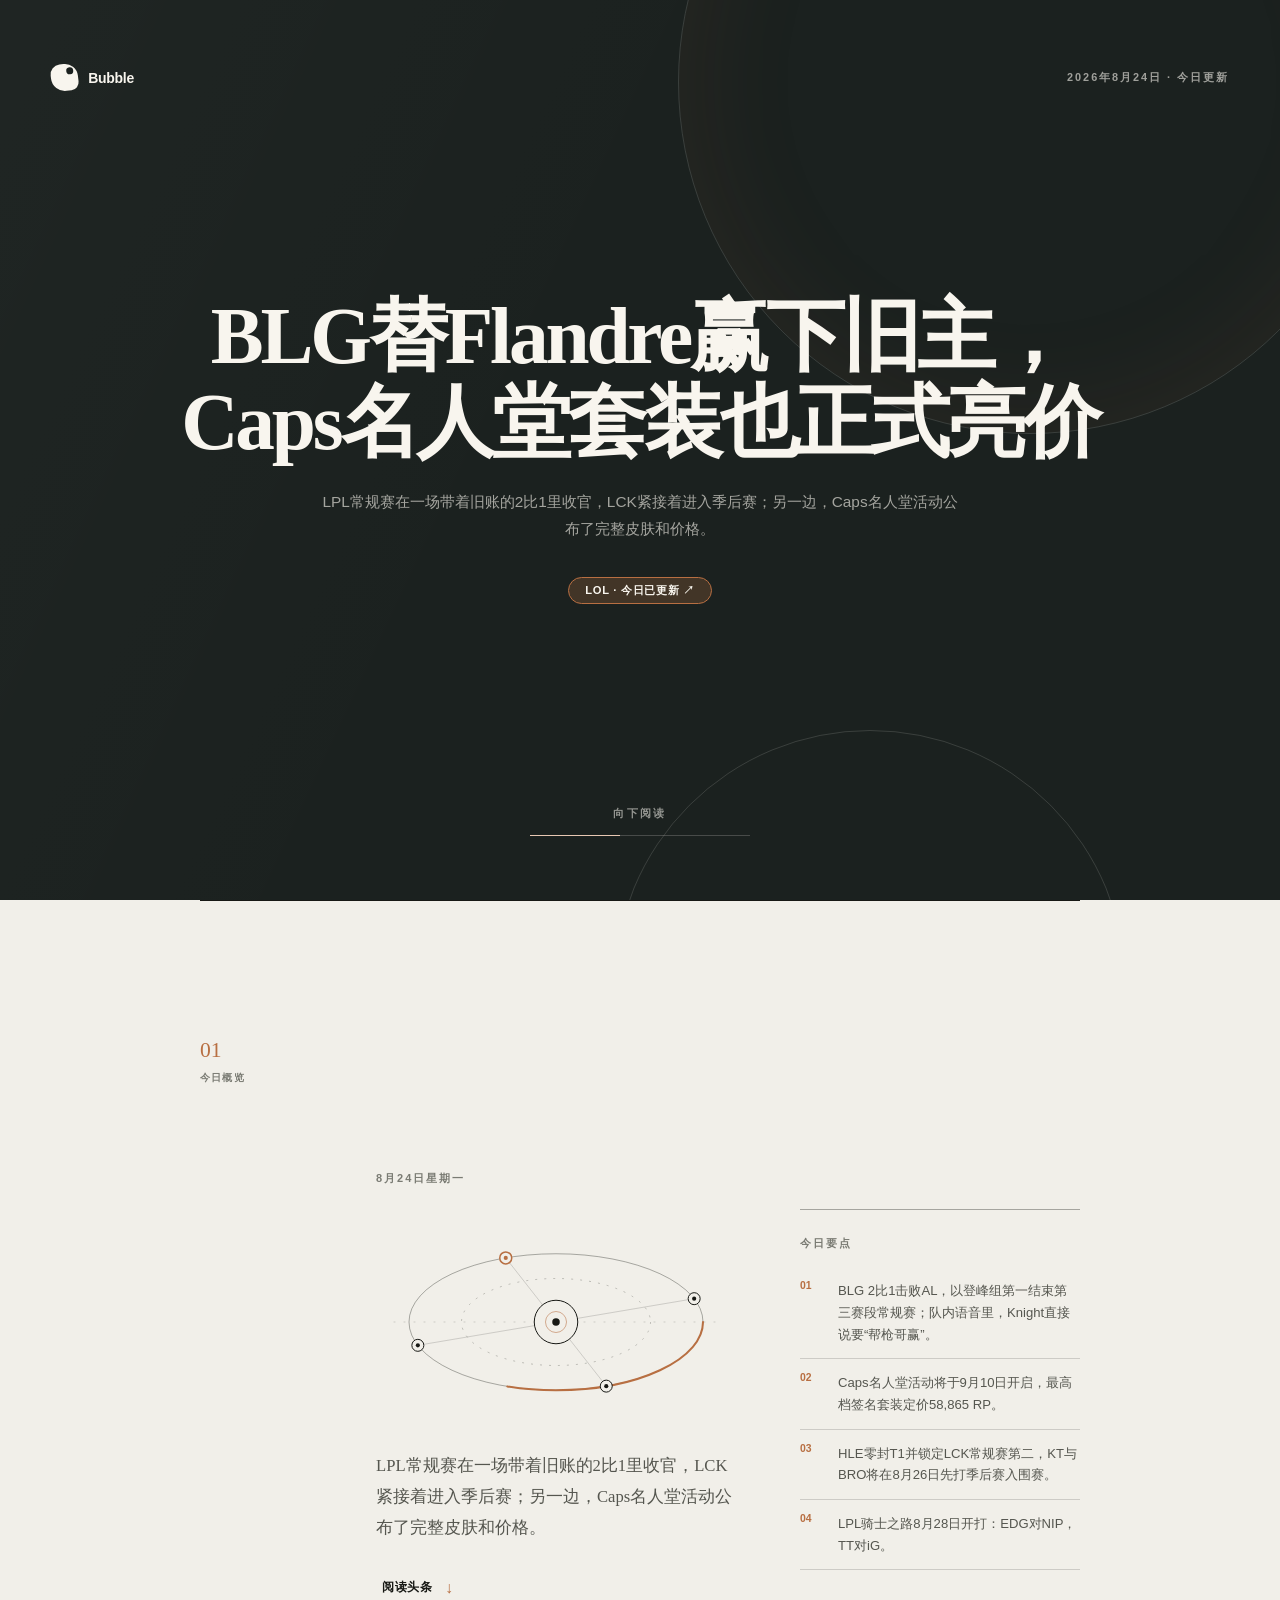
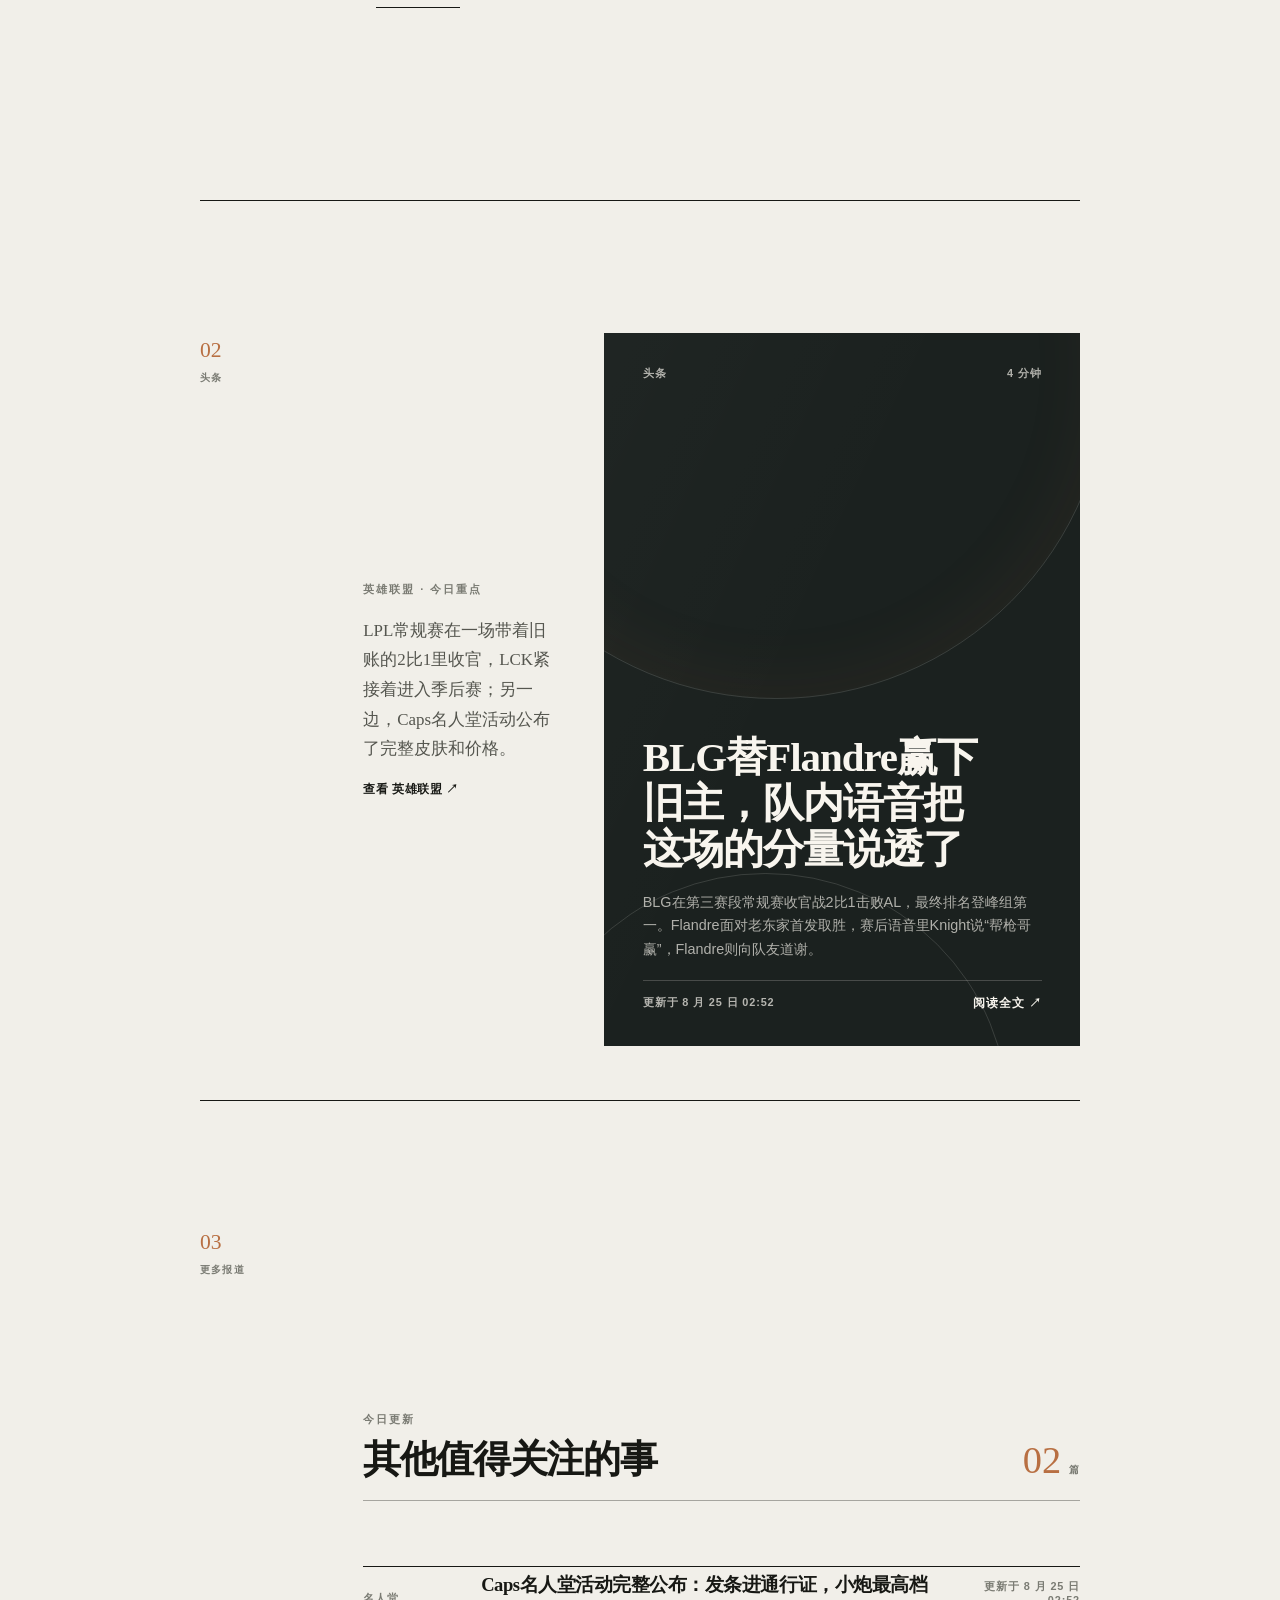
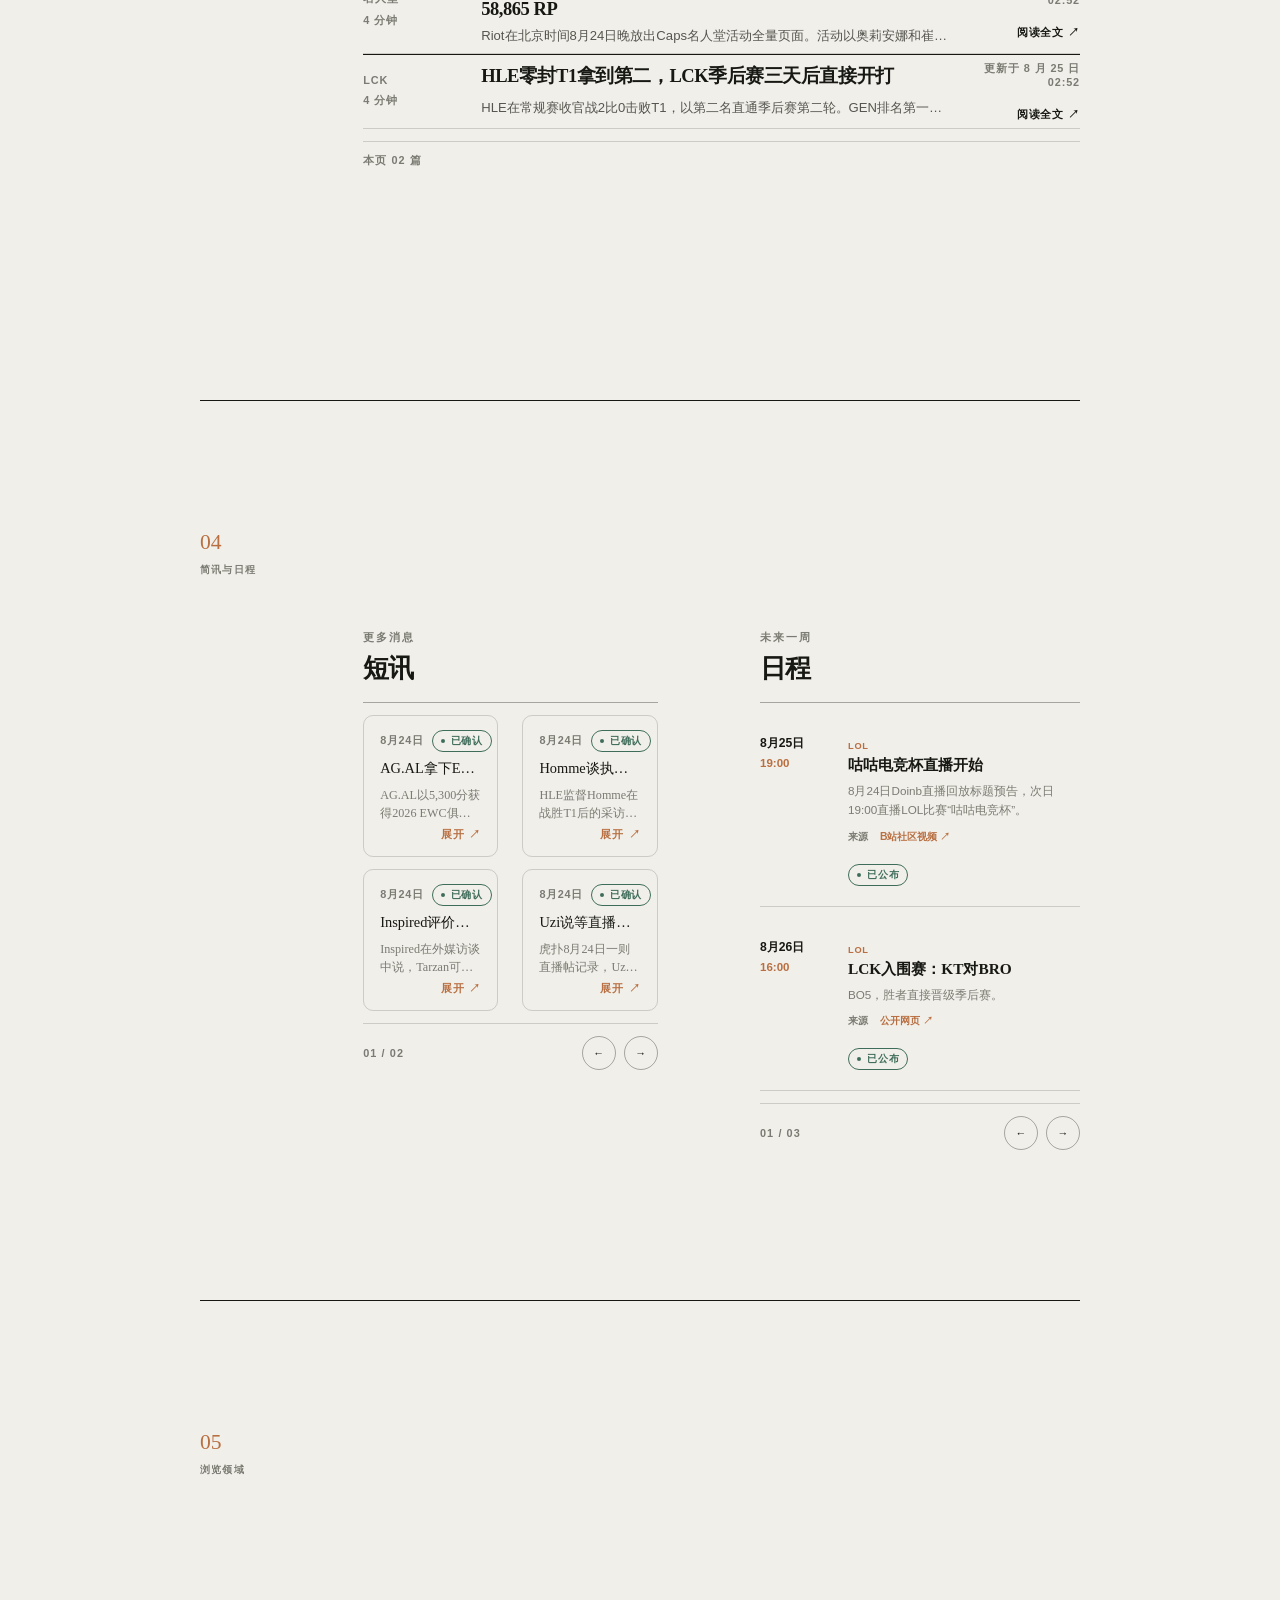
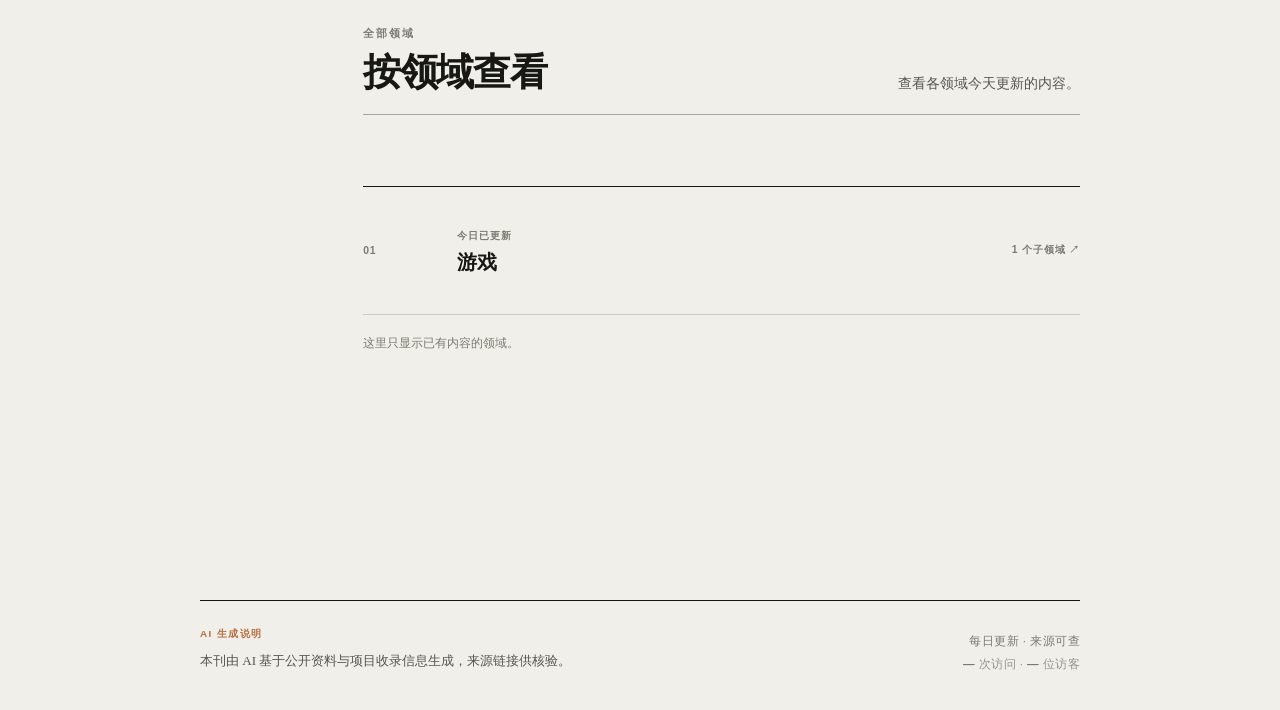
<file: web/index.html>
<!doctype html>
<html lang="zh-CN" data-edition-endpoint="./data/edition.json" data-edition-catalog="./data/editions.json?v=edition-snapshot-1" data-upcoming-endpoint="./data/upcoming.json?v=edition-snapshot-1">
  <head>
    <meta charset="UTF-8" />
    <meta name="viewport" content="width=device-width, initial-scale=1.0" />
    <meta
      name="description"
      content="Bubble 每天整理值得关注的消息，并附上背景与来源。"
    />
    <meta name="theme-color" content="#f1efe9" />
    <title>Bubble · 今日</title>
    <link rel="stylesheet" href="./styles.css?v=ai-footer-1" />
  </head>
  <body>
    <a class="skip-link" href="#content">跳到主要内容</a>

    <!-- 封面（进入感） -->
    <section class="cover" id="cover" aria-label="今日封面">
      <div class="cover__top">
        <span class="cover__brand">
          <span class="brand-mark" aria-hidden="true"></span>
          <span class="cover__brand-name">Bubble</span>
        </span>
        <span class="cover__meta" id="cover-issue">2026年8月4日 · 今日更新</span>
      </div>
      <div class="cover__mid">
        <h1 class="cover__headline" id="cover-headline">尘埃落定与悬而未决</h1>
        <p class="cover__dek" id="cover-dek">今天的重要消息，以及理解它们所需的背景和来源。</p>
        <div class="cover__pills" id="cover-pills">
          <a class="cover-pill cover-pill--live" href="#/domain/lol" data-route>LOL · 今日已更新 ↗</a>
          <span class="cover-pill">王者</span>
          <span class="cover-pill">音乐</span>
          <span class="cover-pill">金融</span>
        </div>
      </div>
      <div class="cover__bottom">
        <span class="cover__scroll-hint">向下阅读</span>
        <span class="cover__scroll-line" aria-hidden="true"></span>
      </div>
    </section>

    <div class="site-shell">
      <header class="site-header" id="site-header">
        <a class="brand" href="#/" data-route aria-label="返回 Bubble 首页">
          <span class="brand-mark" aria-hidden="true"></span>
          <span class="brand-name">Bubble</span>
        </a>
        <nav class="tb-domains" id="tb-domains" aria-label="领域切换">
          <a class="tb-domain active" href="#/domain/lol" data-route>LOL</a>
          <span class="tb-domain tb-domain--planned" title="该领域尚未开放">王者</span>
          <span class="tb-domain tb-domain--planned" title="该领域尚未开放">音乐</span>
          <span class="tb-domain tb-domain--planned" title="该领域尚未开放">金融</span>
        </nav>
        <div class="edition-meta" aria-label="当前版本信息">
          <span class="live-dot" aria-hidden="true"></span>
          <span id="header-domain">LOL</span>
          <span class="meta-separator" aria-hidden="true"></span>
          <time id="header-date">8月4日星期二</time>
          <span class="meta-separator" aria-hidden="true"></span>
          <span class="date-rail" aria-label="切换日期">
            <button class="date-btn" type="button" data-dir="-1" aria-label="前一天">←</button>
            <span class="date-now" id="date-now">8 月 4 日</span>
            <button class="date-btn" type="button" data-dir="1" aria-label="后一天">→</button>
          </span>
          <button class="cal-btn" type="button" id="cal-open" aria-expanded="false" aria-controls="calendar-pop">☰ 日历</button>
        </div>
      </header>

      <main id="content" tabindex="-1">
        <div class="page-home">
          <section class="home-scene home-scene--signal" id="toc-today" aria-labelledby="today-title">
            <div class="scene-index"><span>01</span><span>今日概览</span></div>
            <div class="scene-copy">
              <span class="section-kicker">8月4日星期二</span>
              <h1 class="visually-hidden" id="today-title">今日概览</h1>
              <div class="daily-signal" aria-hidden="true">
                <svg viewBox="0 0 480 280" focusable="false">
                  <g class="daily-signal__grid">
                    <path class="daily-signal__axis" d="M24 140H456" />
                    <ellipse class="daily-signal__orbit daily-signal__orbit--outer" cx="240" cy="140" rx="196" ry="91" />
                    <ellipse class="daily-signal__orbit daily-signal__orbit--inner" cx="240" cy="140" rx="126" ry="58" />
                  </g>
                  <g class="daily-signal__links">
                    <path d="M240 140L173 54.5" />
                    <path d="M240 140L424.2 108.9" />
                    <path d="M240 140L307 225.5" />
                    <path d="M240 140L55.8 171.1" />
                  </g>
                  <ellipse class="daily-signal__sweep" cx="240" cy="140" rx="196" ry="91" pathLength="1" />
                  <g class="daily-signal__center">
                    <circle class="daily-signal__center-ring" cx="240" cy="140" r="29" />
                    <circle class="daily-signal__center-pulse" cx="240" cy="140" r="14" />
                    <circle class="daily-signal__center-dot" cx="240" cy="140" r="5" />
                  </g>
                  <g class="daily-signal__node daily-signal__node--leading" transform="translate(173 54.5)"><circle class="daily-signal__node-ring" r="8" /><circle class="daily-signal__node-dot" r="2.75" /></g>
                  <g class="daily-signal__node" transform="translate(424.2 108.9)"><circle class="daily-signal__node-ring" r="8" /><circle class="daily-signal__node-dot" r="2.75" /></g>
                  <g class="daily-signal__node" transform="translate(307 225.5)"><circle class="daily-signal__node-ring" r="8" /><circle class="daily-signal__node-dot" r="2.75" /></g>
                  <g class="daily-signal__node" transform="translate(55.8 171.1)"><circle class="daily-signal__node-ring" r="8" /><circle class="daily-signal__node-dot" r="2.75" /></g>
                </svg>
              </div>
              <p>今天的重要消息，以及理解它们所需的背景和来源。</p>
              <a class="scene-jump" href="#toc-lead">阅读头条 <b aria-hidden="true">↓</b></a>
            </div>
            <aside class="signal-list" aria-label="今日速览">
              <span class="section-kicker">今日要点</span>
              <ol>
                <li><span>01</span><p>今晚 7 点，WBG 与 EDG 同时官宣：Jiejie 离开 WBG、回归 EDG。</p></li>
                <li><span>02</span><p>距 8 月 10 日转会窗口关闭还有 6 天，BLG 上单位置人选仍是最大悬念。</p></li>
                <li><span>03</span><p>BLG 官方账号昨夜 23 时 48 分的动态引发玩梗解读，「48」争议仍在升级。</p></li>
                <li><span>04</span><p>DK 再次零封 GEN 后，「欠薪 BUFF」叙事彻底成型，许哥的故事正在升温。</p></li>
              </ol>
            </aside>
          </section>

          <section class="home-scene home-scene--lead" id="toc-lead" aria-label="今日头条">
            <div class="scene-index"><span>02</span><span>头条</span></div>
            <div class="lead-context">
              <span class="section-kicker">英雄联盟 · 今日重点</span>
              <p>官宣、悬念与数字梗，在同一天交叉。</p>
              <a class="quiet-link" href="#/domain/lol" data-route>查看 英雄联盟 ↗</a>
            </div>
            <article class="story-card story-card--lead" data-story-id="jiejie-edg-return">
              <a class="story-card__link" href="#/story/jiejie-edg-return" data-route>
                <div class="story-card__topline">
                  <span>头条 · 已确认</span>
                  <span>5 分钟</span>
                </div>
                <h3>Jiejie 回到 EDG：今晚七点，两则官宣同时落地</h3>
                <p>8 月 4 日晚 7 点，WBG 与 EDG 同时官宣：Jiejie 即日起离开 WBG、回归 EDG。这桩转会的种子早在几天前就已埋下——降薪不满、厂长运作、大名单更替，直到今晚以最富仪式感的方式收场。</p>
                <div class="story-card__footer">
                  <span>更新于 8 月 4 日晚</span>
                  <span class="text-link">阅读全文 <b aria-hidden="true">↗</b></span>
                </div>
              </a>
            </article>
          </section>

          <section class="home-scene home-scene--stories" id="toc-supporting" aria-labelledby="important-heading">
            <div class="scene-index"><span>03</span><span>更多报道</span></div>
            <div class="section-heading">
              <div>
                <span class="section-kicker">今日更新</span>
                <h2 id="important-heading">其他值得关注的事</h2>
              </div>
              <span class="section-count">03</span>
            </div>
            <div class="story-grid">
              <article class="story-card story-card--standard" data-story-id="blg-top-lane-window">
                <a class="story-card__link" href="#/story/blg-top-lane-window" data-route>
                  <div class="story-card__topline">
                    <span>更多报道 · 持续更新</span>
                    <span>5 分钟</span>
                  </div>
                  <h3>转会期最后一周：BLG 的上单，从「谁来顶替」变成「Bin 是否回归」</h3>
                  <p>8 月 10 日转会窗口截止前，BLG 上单话题的焦点已经变了：圣枪哥签约未定、wenbo 连胜留任的呼声渐高，而「Bin 要回归」的爆料每天都在出现——俱乐部至今保持沉默。</p>
                  <div class="story-card__footer">
                    <span>更新于 8 月 4 日</span>
                    <span class="text-link">阅读全文 <b aria-hidden="true">↗</b></span>
                  </div>
                </a>
              </article>
              <article class="story-card story-card--standard" data-story-id="48bin-revival">
                <a class="story-card__link" href="#/story/48bin-revival" data-route>
                  <div class="story-card__topline">
                    <span>更多报道 · 持续更新</span>
                    <span>5 分钟</span>
                  </div>
                  <h3>「48」这个数字，正在成为围绕 Bin 的公共议题</h3>
                  <p>昨夜 23 时 48 分，BLG 官方账号的一条动态把「48」推上风口浪尖——一个 2026 年夏天复兴的社区梗，因为官方的时间点选择，升级成了公共争议。</p>
                  <div class="story-card__footer">
                    <span>更新于 8 月 4 日</span>
                    <span class="text-link">阅读全文 <b aria-hidden="true">↗</b></span>
                  </div>
                </a>
              </article>
              <article class="story-card story-card--standard" data-story-id="showmaker-dk">
                <a class="story-card__link" href="#/story/showmaker-dk" data-route>
                  <div class="story-card__topline">
                    <span>更多报道 · 人物</span>
                    <span>4 分钟</span>
                  </div>
                  <h3>「欠薪 BUFF」：DK 零封 GEN 之后，一段关于许哥的叙事正在升温</h3>
                  <p>8 月 1 日 DK 再次零封 GEN，社区把这场胜利与一个月前的 EWC 夺冠连成一条完整的叙事线：欠薪、低谷、2087 天——「欠薪 BUFF」的说法就此成型，并在 8 月 3 日被推向新高度。</p>
                  <div class="story-card__footer">
                    <span>更新于 8 月 4 日</span>
                    <span class="text-link">阅读全文 <b aria-hidden="true">↗</b></span>
                  </div>
                </a>
              </article>
            </div>
          </section>

          <section class="home-scene home-scene--pulse" id="toc-lower" aria-label="简讯与日程">
            <div class="scene-index"><span>04</span><span>简讯与日程</span></div>
            <div class="home-lower-grid">
              <section class="brief-stream" aria-labelledby="brief-heading">
                <div class="section-heading section-heading--compact">
                  <div>
                    <span class="section-kicker">更多消息</span>
                    <h2 id="brief-heading">短讯</h2>
                  </div>
                </div>
                <ul class="brief-grid" aria-label="短讯列表">
                  <li class="brief-card is-expandable" data-brief-open="0" role="button" tabindex="0" aria-expanded="false">
                    <div class="brief-card__top"><time>今天上午</time><span class="status status--developing">持续更新</span></div>
                    <p class="brief-card__title">微博爆料 BLG 大概率不签圣枪哥，wenbo 连胜成理由</p>
                    <p class="brief-card__preview">多位微博爆料人一致表示 BLG 已基本放弃签下圣枪哥，wenbo 在训练赛的连胜表现成为主要理由，俱乐部尚未回应。</p>
                    <span class="brief-card__expand" aria-hidden="true">展开 <b>↗</b></span>
                  </li>
                  <li class="brief-card is-expandable" data-brief-open="1" role="button" tabindex="0" aria-expanded="false">
                    <div class="brief-card__top"><time>昨夜 23:48</time><span class="status status--community">社区讨论</span></div>
                    <p class="brief-card__title">BLG 官方账号发布动态，时间点引发玩梗解读</p>
                    <p class="brief-card__preview">BLG 官方账号在 23:48 发布动态，这个时间点被社区解读为有意呼应「48」梗，相关争议仍在升级。</p>
                    <span class="brief-card__expand" aria-hidden="true">展开 <b>↗</b></span>
                  </li>
                  <li class="brief-card">
                    <div class="brief-card__top"><time>8 月 3 日</time><span class="status status--confirmed">已确认</span></div>
                    <p class="brief-card__title">IG 两场比赛 B 站播放量突破 400 万，社区称热度断层第一</p>
                  </li>
                  <li class="brief-card">
                    <div class="brief-card__top"><time>8 月 1 日</time><span class="status status--community">社区讨论</span></div>
                    <p class="brief-card__title">T1 男团出道，社区调侃「电竞终点是男团」</p>
                  </li>
                  <li class="brief-card">
                    <div class="brief-card__top"><time>7 月底</time><span class="status status--community">社区讨论</span></div>
                    <p class="brief-card__title">英雄联盟怀旧经典模式上线即遭质疑：排不到人、英雄池受限，且上线首日匹配队列长时间等待，玩家纷纷在社区吐槽体验不佳</p>
                  </li>
                  <li class="brief-card">
                    <div class="brief-card__top"><time>近期</time><span class="status status--community">社区讨论</span></div>
                    <p class="brief-card__title">S16 决赛门票争议：票价离谱、半决赛仅 6000 座位</p>
                  </li>
                </ul>
              </section>

              <section class="upcoming" aria-labelledby="upcoming-heading">
                <div class="section-heading section-heading--compact">
                  <div>
                    <span class="section-kicker">未来一周</span>
                    <h2 id="upcoming-heading">日程</h2>
                  </div>
                </div>
                <ul>
                  <li class="upcoming-item">
                    <div class="upcoming-time"><strong>8 月 10 日</strong><span>截止</span></div>
                    <div class="upcoming-copy"><h3>第三赛段转会窗口关闭</h3><p>BLG 上单人选将最终确定。</p></div>
                    <span class="status">已公布</span>
                  </li>
                </ul>
              </section>
            </div>
          </section>

          <section class="home-scene home-scene--atlas" id="toc-atlas" aria-labelledby="atlas-heading">
            <div class="scene-index"><span>05</span><span>浏览领域</span></div>
            <div class="section-heading">
              <div>
                <span class="section-kicker">全部领域</span>
                <h2 id="atlas-heading">按领域查看</h2>
              </div>
              <p>查看各领域今天更新的内容。</p>
            </div>
            <div class="domain-nodes">
              <a class="domain-node domain-node--live" href="#/domain/games" data-route>
                <span class="domain-node__index">01</span>
                <div>
                  <span class="domain-node__label">今日已更新</span>
                  <strong>游戏</strong>
                </div>
                <span class="domain-node__state">1 个子领域 ↗</span>
              </a>
            </div>
            <p class="atlas-note">这里只显示已有内容的领域。</p>
          </section>
        </div>
      </main>

      <footer class="site-footer">
        <div class="site-footer__disclosure">
          <span class="site-footer__label">AI 生成说明</span>
          <p>本刊由 AI 基于公开资料与项目收录信息生成，来源链接供核验。</p>
        </div>
        <div class="site-footer__meta">
          <p>每日更新 · 来源可查</p>
          <p class="visit-count" aria-label="网站访问统计" aria-live="polite">
            <span id="busuanzi_value_site_pv">—</span> 次访问 ·
            <span id="busuanzi_value_site_uv">—</span> 位访客
          </p>
        </div>
      </footer>
    </div>

    <!-- 右侧目录（scrollspy） -->
    <nav class="toc" id="toc" aria-label="本页目录"></nav>

    <!-- 日历弹出层（右上角，内容可滚动） -->
    <div class="calendar-scrim" id="calendar-scrim" hidden></div>
    <div class="calendar-pop" id="calendar-pop" role="dialog" aria-modal="true" aria-label="日历">
      <div class="calendar-pop__topline">
        <div class="calendar-pop__head" id="cal-month">2026 年 8 月</div>
        <button class="calendar-close" type="button" id="cal-close" aria-label="关闭日历">×</button>
      </div>
      <div class="calendar-pop__scroll">
        <div class="calendar-pop__grid" id="cal-grid"></div>
        <div class="calendar-pop__legend">
          <span><i class="dot-today"></i>今天</span>
          <span><i class="dot-marked"></i>已有内容</span>
        </div>
        <div class="calendar-pop__upcoming">
          <span class="section-kicker">未来一周</span>
          <div id="cal-upcoming"></div>
        </div>
      </div>
    </div>

    <!-- 轻提示 -->
    <div class="toast" id="toast" role="status"></div>

    <dialog class="culture-dialog" id="culture-dialog" aria-labelledby="culture-title">
      <button class="dialog-close" type="button" aria-label="关闭文化注释">×</button>
      <div id="culture-dialog-content"></div>
    </dialog>

    <dialog class="culture-dialog evidence-dialog" id="evidence-dialog" aria-labelledby="evidence-title">
      <button class="dialog-close" type="button" aria-label="关闭证据说明">×</button>
      <div id="evidence-dialog-content"></div>
    </dialog>

    <dialog class="culture-dialog evidence-dialog analysis-dialog" id="analysis-dialog" aria-labelledby="analysis-title">
      <button class="dialog-close" type="button" aria-label="关闭分析说明">×</button>
      <div id="analysis-dialog-content"></div>
    </dialog>

    <dialog class="culture-dialog evidence-dialog" id="brief-dialog" aria-labelledby="brief-dialog-title">
      <button class="dialog-close" type="button" aria-label="关闭短讯详情">×</button>
      <div id="brief-dialog-content"></div>
    </dialog>

    <script type="module" src="./app.js?v=daily-signal-3"></script>
    <script async src="https://busuanzi.ibruce.info/busuanzi/2.3/busuanzi.pure.mini.js"></script>
  </body>
</html>
</file>
<file: web/styles.css>
@layer reset, base, components, pages, responsive, additions, experience, additions-2, overhaul, additions-3, additions-4, scene-contract;

@layer reset {
  *,
  *::before,
  *::after {
    box-sizing: border-box;
  }

  html {
    scroll-behavior: smooth;
  }

  body,
  h1,
  h2,
  h3,
  p,
  ol,
  ul {
    margin: 0;
  }

  ol,
  ul {
    padding: 0;
  }

  a {
    color: inherit;
    text-decoration: none;
  }

  button,
  input,
  textarea,
  select {
    font: inherit;
  }
}

/* ============ desktop scene system v2 ============ */
@layer overhaul {
  html.is-scene-jump,
  html.is-scene-jump body {
    scroll-snap-type: none !important;
  }

  .scene-jump {
    border: 0;
    border-bottom: 1px solid var(--ink);
    background: transparent;
    color: inherit;
    cursor: pointer;
  }

  .story-page[hidden] {
    display: none;
  }

  .story-rail__controls {
    display: flex;
    align-items: center;
    justify-content: space-between;
    margin-top: 12px;
    padding-top: 12px;
    border-top: 1px solid var(--rule);
    color: var(--ink-faint);
    font-size: 0.68rem;
    font-weight: 700;
    letter-spacing: 0.1em;
  }

  .story-rail__controls > div {
    display: flex;
    gap: 8px;
  }

  .story-rail__controls button {
    width: 34px;
    height: 34px;
    border: 1px solid var(--rule-strong);
    border-radius: 50%;
    background: transparent;
    color: var(--ink);
    cursor: pointer;
    transition: border-color 160ms ease, color 160ms ease, transform 160ms ease;
  }

  .story-rail__controls button:hover {
    border-color: var(--accent);
    color: var(--accent);
    transform: translateY(-2px);
  }

  .article-section__heading small {
    display: block;
    margin-bottom: 6px;
    color: var(--ink-faint);
    font-size: 0.58rem;
    font-weight: 700;
    letter-spacing: 0.18em;
  }

  .fact-index {
    color: var(--accent);
    font-size: 0.62rem;
    font-weight: 800;
    letter-spacing: 0.08em;
  }

  .fact-room-intro {
    max-width: 620px;
    margin: -4px 0 16px;
    color: var(--ink-faint);
    font-size: 0.76rem;
    line-height: 1.7;
  }

  .fact-ledger {
    list-style: none;
    border-top: 1px solid var(--rule-strong);
  }

  .fact-record {
    position: static;
    padding: 0;
    border-bottom: 1px solid var(--rule);
    font-family: inherit;
    font-size: inherit;
    line-height: normal;
  }

  .fact-ledger .fact-record::before {
    display: none !important;
    content: none !important;
  }

  .fact-trigger {
    display: grid;
    width: 100%;
    grid-template-columns: 44px minmax(0, 1fr) minmax(130px, 0.32fr) 24px;
    align-items: center;
    gap: 18px;
    padding: 18px 0;
    border: 0;
    background: transparent;
    color: var(--ink);
    cursor: pointer;
    text-align: left;
    transition: background 180ms ease, padding 180ms ease;
  }

  .fact-trigger:hover,
  .fact-trigger:focus-visible {
    padding-inline: 14px;
    background: rgba(184, 111, 66, 0.065);
  }

  .fact-statement {
    font-family: var(--serif);
    font-size: 1rem;
    line-height: 1.66;
  }

  .fact-proof {
    display: flex;
    min-width: 0;
    flex-direction: column;
    gap: 4px;
    color: var(--ink-faint);
  }

  .fact-proof b {
    color: var(--accent);
    font-size: 0.62rem;
    letter-spacing: 0.08em;
  }

  .fact-proof small {
    overflow: hidden;
    font-size: 0.62rem;
    line-height: 1.45;
    text-overflow: ellipsis;
    white-space: nowrap;
  }

  .fact-expand {
    color: var(--accent);
    font-size: 1.2rem;
    transition: transform 180ms ease;
  }

  .fact-trigger:hover .fact-expand {
    transform: rotate(90deg);
  }

  .evidence-dialog {
    position: fixed;
    width: min(640px, calc(100vw - 32px));
    max-height: min(820px, calc(100vh - 32px));
    overflow: hidden;
  }

  .evidence-dialog::after {
    position: absolute;
    right: 0;
    bottom: 0;
    left: 0;
    z-index: 2;
    height: 42px;
    background: linear-gradient(transparent, var(--cream));
    content: "";
    pointer-events: none;
  }

  .evidence-dialog .dialog-close {
    z-index: 3;
  }

  .evidence-dialog__scroll {
    max-height: calc(100vh - 148px);
    overflow-y: auto;
    overscroll-behavior: contain;
    padding-right: 10px;
    scrollbar-width: none;
  }

  .evidence-dialog__scroll::-webkit-scrollbar {
    display: none;
  }

  .evidence-dialog .evidence-statement {
    margin-top: 16px;
    color: var(--ink);
    font-family: var(--serif);
    font-size: 1.08rem;
    line-height: 1.8;
  }

  .evidence-dialog__summary {
    display: flex;
    align-items: baseline;
    gap: 10px;
    margin-top: 24px;
    padding: 16px 0;
    border-block: 1px solid var(--rule);
  }

  .evidence-dialog__summary strong {
    color: var(--accent);
    font-family: var(--serif);
    font-size: 2rem;
  }

  .evidence-dialog__summary span {
    color: var(--ink-faint);
    font-size: 0.7rem;
  }

  .evidence-dialog__sources {
    list-style: none;
  }

  .evidence-dialog__sources > li {
    padding-block: 18px;
  }

  @media (min-width: 1100px) {
    html[data-route="home"],
    html[data-route="story"],
    body[data-route="home"],
    body[data-route="story"] {
      scroll-snap-type: y mandatory;
    }

    body[data-route="home"] .site-shell,
    body[data-route="story"] .site-shell,
    body[data-route="domain"] .site-shell {
      width: 100%;
      max-width: none;
      padding-inline: 0;
    }

    .site-header {
      position: fixed;
      top: 0;
      right: 0;
      left: 0;
      z-index: 45;
      height: 74px;
      min-height: 74px;
      padding-inline: max(32px, calc((100vw - 1360px) / 2 + 44px));
      border-bottom: 1px solid rgba(23, 24, 20, 0.22);
      background: rgba(241, 239, 233, 0.97);
      box-shadow: 0 10px 30px rgba(23, 24, 20, 0.035);
      backdrop-filter: none;
      transition: opacity 220ms ease, transform 300ms cubic-bezier(0.2, 0.75, 0.2, 1);
    }

    .edition-meta > .live-dot,
    .edition-meta > #header-domain,
    .edition-meta > #header-date,
    .edition-meta > .meta-separator {
      display: none;
    }

    .date-now::before {
      color: var(--ink-faint);
      content: "今日 · ";
      font-weight: 600;
    }

    body[data-route="home"]:not(.is-beyond-cover) .site-header {
      transform: translateY(-100%);
      opacity: 0;
      pointer-events: none;
    }

    .cover {
      height: 100svh;
      min-height: 100svh;
      scroll-snap-align: start;
      scroll-snap-stop: always;
      transform: none !important;
      opacity: 1 !important;
      will-change: auto;
    }

    .page-home,
    .page-domain {
      width: min(960px, calc(100vw - 400px));
      margin-inline: auto !important;
    }

    .page-domain {
      padding-top: 74px;
    }

    .story-detail {
      width: min(900px, calc(100vw - 360px));
      margin-inline: auto;
    }

    .home-scene,
    .article-hero,
    .article-section {
      height: 100svh;
      min-height: 100svh;
      max-height: 100svh;
      scroll-snap-align: start;
      scroll-snap-stop: normal;
      scroll-margin-top: 0;
      overflow: hidden;
    }

    .home-scene {
      padding-top: clamp(104px, 15vh, 132px);
      padding-bottom: clamp(34px, 6vh, 58px);
    }

    .home-scene--signal,
    .home-scene--lead {
      padding-block: clamp(104px, 15vh, 132px) clamp(34px, 6vh, 58px);
    }

    .home-scene--stories,
    .home-scene--pulse,
    .home-scene--atlas {
      padding-block: clamp(100px, 14vh, 124px) clamp(30px, 5vh, 50px);
    }

    .home-scene--lead .story-card--lead {
      height: 100%;
      min-height: 0;
    }

    .home-scene--lead .story-card--lead .story-card__link {
      min-height: 0;
      padding: clamp(26px, 3.8vh, 38px) clamp(28px, 3vw, 46px);
    }

    .home-scene--lead .story-card--lead h3 {
      margin-bottom: 18px;
      font-size: clamp(2.05rem, 3.2vw, 3.45rem);
      line-height: 1.12;
    }

    .home-scene--lead .story-card--lead p {
      display: -webkit-box;
      overflow: hidden;
      font-size: 0.9rem;
      line-height: 1.65;
      -webkit-box-orient: vertical;
      -webkit-line-clamp: 4;
    }

    .home-scene--lead .story-card__footer {
      margin-top: 18px;
      padding-top: 14px;
    }

    .home-scene--stories .section-heading {
      margin-bottom: 14px;
    }

    .home-scene--stories .story-rail {
      grid-column: 2;
      min-height: 0;
    }

    .home-scene--stories .story-card--standard {
      padding-block: 6px;
    }

    .home-scene--stories .story-card__link {
      grid-template-columns: 100px minmax(0, 1fr) 112px;
      gap: 4px 18px;
    }

    .home-scene--stories .story-card--standard h3 {
      font-size: clamp(1.15rem, 1.45vw, 1.42rem);
      line-height: 1.3;
    }

    .home-scene--stories .story-card--standard p {
      -webkit-line-clamp: 1;
    }

    .site-footer {
      width: min(960px, calc(100vw - 400px));
      margin-inline: auto;
    }

    body[data-route="home"] .site-footer,
    body[data-route="story"] .site-footer {
      display: none;
    }

    .article-hero {
      display: flex;
      flex-direction: column;
      justify-content: center;
      padding: 98px 0 34px;
    }

    .article-hero .breadcrumbs {
      margin-bottom: clamp(24px, 4vh, 40px);
    }

    .article-hero h1 {
      max-width: 860px;
      margin-top: 18px;
      font-size: clamp(2.55rem, 4vw, 4.35rem);
      line-height: 1.06;
    }

    .article-dek {
      margin-top: 18px;
      font-size: 1.02rem;
      line-height: 1.65;
    }

    .why-matters,
    .story-metrics {
      margin-top: 22px;
    }

    .article-layout {
      padding-top: 0;
    }

    .article-section {
      position: relative;
      display: flex;
      flex-direction: column;
      justify-content: center;
      margin: 0;
      padding: 104px clamp(26px, 3vw, 44px) 34px;
      border-top: 1px solid var(--ink);
      background: transparent;
    }

    .article-section__heading {
      align-items: flex-start;
      margin-bottom: 20px;
    }

    .article-section__heading h2 {
      font-size: clamp(1.9rem, 2.6vw, 2.7rem);
    }

    .fact-list {
      min-height: 0;
      overflow: visible;
    }

    .analysis-stack {
      gap: 0;
    }

    .analysis-block {
      padding-block: 15px;
    }

    .culture-chips {
      margin-top: 20px;
    }

    .detail-nav {
      display: grid;
      min-height: 0;
      grid-template-columns: repeat(2, minmax(0, 1fr));
      gap: 18px;
      align-content: initial;
      margin-top: auto;
      padding-top: 18px;
      border-top: 1px solid var(--rule-strong);
      scroll-snap-align: none;
    }

    .detail-nav a {
      display: flex;
      min-width: 0;
      max-width: none;
      flex-direction: column;
      gap: 7px;
      overflow: visible;
      white-space: normal;
    }

    .detail-nav a:last-child {
      text-align: right;
    }

    .detail-nav span {
      color: var(--ink-faint);
      font-size: 0.6rem;
      font-weight: 700;
      letter-spacing: 0.12em;
    }

    .detail-nav strong {
      display: -webkit-box;
      overflow: hidden;
      font-family: var(--serif);
      font-size: 0.88rem;
      font-weight: 600;
      line-height: 1.5;
      -webkit-box-orient: vertical;
      -webkit-line-clamp: 2;
    }
  }

  @media (max-width: 1099px) {
    .story-rail__controls {
      margin-top: 18px;
    }

    .fact-trigger {
      grid-template-columns: 38px minmax(0, 1fr) 22px;
      gap: 12px;
    }

    .fact-proof {
      grid-column: 2;
    }

    .fact-expand {
      grid-column: 3;
      grid-row: 1 / span 2;
    }
  }
}

/* ============ edition scenes: entry, orientation, and evidence rhythm ============ */
@layer experience {
  .visually-hidden {
    position: absolute !important;
    width: 1px !important;
    height: 1px !important;
    padding: 0 !important;
    margin: -1px !important;
    overflow: hidden !important;
    clip: rect(0, 0, 0, 0) !important;
    white-space: nowrap !important;
    border: 0 !important;
  }

  html {
    scroll-padding-top: 92px;
  }

  body[data-route="home"] {
    scroll-snap-type: y proximity;
  }

  html[data-route="home"] {
    scroll-snap-type: y proximity;
  }

  html[data-route="story"] {
    scroll-snap-type: y proximity;
  }

  @media (min-width: 1280px) {
    body[data-route="home"]:not(.is-beyond-cover) .toc {
      display: none;
    }
  }

  .site-header {
    min-height: 74px;
    isolation: isolate;
  }

  .toc[hidden] {
    display: none !important;
  }

  .date-btn,
  .cal-btn,
  .calendar-close {
    min-height: 36px;
  }

  .date-btn {
    min-width: 36px;
    border-radius: 50%;
  }

  .date-btn:disabled {
    cursor: not-allowed;
    opacity: 0.35;
  }

  .date-btn:disabled:hover {
    color: var(--ink-faint);
  }

  .page-home {
    display: grid;
    gap: 0;
  }

  .toc-item {
    width: 100%;
    border: 0;
    background: transparent;
    cursor: pointer;
    text-align: left;
  }

  .home-scene {
    position: relative;
    min-height: min(780px, calc(100svh - 74px));
    scroll-snap-align: start;
    scroll-snap-stop: always;
    border-top: 1px solid var(--ink);
  }

  .scene-index {
    display: flex;
    flex-direction: column;
    gap: 8px;
    align-self: stretch;
    padding-top: 5px;
    color: var(--ink-faint);
    font-size: 0.64rem;
    font-weight: 700;
    letter-spacing: 0.12em;
  }

  .scene-index span:first-child {
    color: var(--accent);
    font-family: var(--serif);
    font-size: 1.35rem;
    font-weight: 500;
    letter-spacing: 0;
  }

  .home-scene--signal {
    display: grid;
    grid-template-columns: 112px minmax(0, 1.25fr) minmax(280px, 0.75fr);
    align-items: center;
    gap: clamp(32px, 5vw, 88px);
    padding: clamp(56px, 8vw, 112px) 0;
  }

  .scene-copy h1 {
    max-width: 760px;
    margin-top: 16px;
    font-family: var(--serif);
    font-size: clamp(2.8rem, 5.4vw, 5.2rem);
    font-weight: 500;
    letter-spacing: -0.055em;
    line-height: 1.08;
    text-wrap: balance;
  }

  .daily-signal {
    width: min(100%, 500px);
    margin: clamp(18px, 3.4vh, 34px) 0 clamp(10px, 1.8vh, 20px);
  }

  .daily-signal svg {
    display: block;
    width: 100%;
    height: auto;
    overflow: visible;
  }

  .daily-signal__axis,
  .daily-signal__orbit,
  .daily-signal__links path,
  .daily-signal__sweep,
  .daily-signal__center-ring,
  .daily-signal__center-pulse,
  .daily-signal__node-ring {
    vector-effect: non-scaling-stroke;
  }

  .daily-signal__axis {
    fill: none;
    stroke: var(--rule);
    stroke-dasharray: 1 9;
    stroke-linecap: round;
  }

  .daily-signal__orbit {
    fill: none;
    stroke: var(--rule-strong);
    stroke-width: 1px;
  }

  .daily-signal__orbit--inner {
    stroke-dasharray: 2 7;
    opacity: 0.68;
  }

  .daily-signal__links path {
    fill: none;
    stroke: var(--rule);
    stroke-width: 1px;
  }

  .daily-signal__sweep {
    fill: none;
    stroke: var(--accent);
    stroke-width: 2px;
    stroke-dasharray: 0.24 0.76;
    stroke-linecap: round;
    animation: daily-signal-sweep 12s linear infinite;
  }

  .daily-signal__center-ring,
  .daily-signal__node-ring {
    fill: var(--paper);
    stroke: var(--ink);
    stroke-width: 1px;
  }

  .daily-signal__center-pulse {
    fill: none;
    stroke: var(--accent);
    stroke-width: 1px;
    opacity: 0.55;
  }

  .daily-signal__center-dot,
  .daily-signal__node-dot {
    fill: var(--ink);
  }

  .daily-signal__node--leading .daily-signal__node-ring {
    stroke: var(--accent);
    stroke-width: 1.5px;
  }

  .daily-signal__node--leading .daily-signal__node-dot {
    fill: var(--accent);
  }

  @keyframes daily-signal-sweep {
    to { stroke-dashoffset: -1; }
  }

  .scene-copy > p {
    max-width: 610px;
    margin-top: 24px;
    color: var(--ink-soft);
    font-family: var(--serif);
    font-size: clamp(1rem, 1.3vw, 1.14rem);
    line-height: 1.85;
  }

  .scene-jump {
    display: inline-flex;
    align-items: center;
    gap: 12px;
    margin-top: 34px;
    padding-bottom: 10px;
    border-bottom: 1px solid var(--ink);
    font-size: 0.75rem;
    font-weight: 700;
    letter-spacing: 0.06em;
  }

  .scene-jump b {
    color: var(--accent);
    font-size: 1rem;
    transition: transform 180ms ease;
  }

  .scene-jump:hover b {
    transform: translateY(4px);
  }

  .signal-list {
    align-self: center;
    padding: 26px 0 0;
    border-top: 1px solid var(--rule-strong);
  }

  .signal-list ol {
    margin-top: 16px;
    list-style: none;
  }

  .signal-list li {
    display: grid;
    grid-template-columns: 26px 1fr;
    gap: 12px;
    padding: 13px 0;
    border-bottom: 1px solid var(--rule);
  }

  .signal-list li > span {
    color: var(--accent);
    font-size: 0.65rem;
    font-weight: 700;
  }

  .signal-list p {
    color: var(--ink-soft);
    font-size: 0.82rem;
    line-height: 1.65;
  }

  .home-scene--lead {
    display: grid;
    grid-template-columns: 112px minmax(190px, 0.42fr) minmax(0, 1.18fr);
    align-items: stretch;
    gap: clamp(28px, 4vw, 68px);
    padding: clamp(38px, 5vw, 72px) 0;
  }

  .lead-context {
    display: flex;
    flex-direction: column;
    align-items: flex-start;
    justify-content: center;
    gap: 18px;
  }

  .lead-context p {
    color: var(--ink-soft);
    font-family: var(--serif);
    font-size: 1.06rem;
    line-height: 1.75;
  }

  .home-scene--lead .story-card--lead {
    min-height: 0;
  }

  .home-scene--lead .story-card--lead .story-card__link {
    min-height: 100%;
    padding: clamp(30px, 4vw, 60px);
  }

  .home-scene--lead .story-card--lead h3 {
    font-size: clamp(2.3rem, 4.2vw, 4.6rem);
    line-height: 1.12;
  }

  .home-scene--stories,
  .home-scene--pulse,
  .home-scene--atlas {
    padding: clamp(54px, 7vw, 96px) 0;
  }

  .home-scene--stories {
    display: grid;
    grid-template-columns: 112px minmax(0, 1fr);
    gap: clamp(28px, 4vw, 64px);
  }

  .home-scene--stories .section-heading {
    grid-column: 2;
    margin-bottom: 24px;
  }

  .home-scene--stories .story-grid {
    grid-column: 2;
    grid-template-columns: repeat(3, minmax(0, 1fr));
    gap: 20px;
  }

  .home-scene--stories .story-card--standard {
    min-height: 360px;
  }

  .home-scene--stories .story-card--standard h3 {
    margin-top: 28px;
    font-size: clamp(1.3rem, 1.8vw, 1.7rem);
    line-height: 1.35;
  }

  .home-scene--pulse,
  .home-scene--atlas {
    display: grid;
    grid-template-columns: 112px minmax(0, 1fr);
    gap: clamp(28px, 4vw, 64px);
  }

  .home-scene--pulse .home-lower-grid {
    grid-column: 2;
    align-self: center;
    margin: 0;
  }

  .home-scene--atlas .section-heading {
    grid-column: 2;
    margin-bottom: 20px;
  }

  .home-scene--atlas .domain-nodes {
    grid-column: 2;
  }

  .atlas-note {
    margin-top: 18px;
    color: var(--ink-faint);
    font-size: 0.78rem;
    line-height: 1.7;
  }

  .domain-node {
    min-height: 128px;
  }

  .article-hero {
    max-width: 1060px;
    padding: clamp(36px, 5vw, 72px) 0 clamp(42px, 6vw, 80px);
  }

  .article-hero h1 {
    max-width: 930px;
    margin-top: 24px;
    font-size: clamp(2.6rem, 4.6vw, 5.15rem);
    line-height: 1.08;
  }

  .article-dek {
    margin-top: 26px;
    font-size: clamp(1rem, 1.35vw, 1.22rem);
    line-height: 1.75;
  }

  .why-matters {
    margin-top: 34px;
  }

  .story-metrics {
    margin-top: 34px;
  }

  .story-metrics > div {
    min-width: 118px;
    padding: 16px 20px;
  }

  .article-layout {
    gap: clamp(46px, 7vw, 92px);
    padding-top: clamp(46px, 6vw, 80px);
  }

  .source-ledger .source-list {
    display: grid;
    grid-template-columns: repeat(2, minmax(0, 1fr));
    gap: 0 34px;
  }

  .article-section {
    scroll-snap-align: start;
    scroll-snap-stop: always;
    scroll-margin-top: 94px;
    padding: clamp(36px, 5vw, 62px) clamp(18px, 3vw, 36px);
    border-top: 1px solid var(--rule-strong);
    background: linear-gradient(90deg, rgba(255,255,255,0.32), transparent 68%);
  }

  .article-section + .article-section {
    margin-top: 20px;
  }

  .article-section__heading {
    margin-bottom: 24px;
  }

  .fact-list li {
    padding-right: 0;
    font-size: 1.08rem;
  }

  .fact-ref {
    font-size: 0.7rem;
  }

  .source-rail__sticky {
    top: 94px;
    max-height: calc(100svh - 126px);
    overflow: auto;
    padding: 24px 20px 4px;
    border: 1px solid var(--rule-strong);
    background: rgba(248, 245, 238, 0.78);
    scrollbar-width: thin;
  }

  .source-rail h2 {
    font-size: 1.7rem;
  }

  .source-list > li {
    padding: 16px 0;
  }

  .source-number,
  .source-type,
  .source-list small,
  .source-list a {
    font-size: 0.68rem;
  }

  .calendar-scrim {
    position: fixed;
    z-index: 49;
    inset: 0;
    background: rgba(23, 24, 20, 0.18);
    backdrop-filter: blur(2px);
  }

  .calendar-pop {
    z-index: 50;
  }

  .calendar-pop__topline {
    display: flex;
    align-items: center;
    justify-content: space-between;
    gap: 20px;
    margin-bottom: 12px;
  }

  .calendar-pop__head {
    margin-bottom: 0;
  }

  .calendar-close {
    width: 36px;
    padding: 0;
    border: 1px solid var(--rule);
    border-radius: 50%;
    background: transparent;
    color: var(--ink);
    cursor: pointer;
    font-size: 1.2rem;
    line-height: 1;
  }

  .cal-day:disabled {
    cursor: default;
    opacity: 0.34;
  }

  @media (min-width: 900px) {
    body[data-route="home"] {
      scroll-snap-type: y mandatory;
    }

    html[data-route="home"] {
      scroll-snap-type: y mandatory;
    }
  }

  @media (min-width: 1100px) {
    .page-home,
    .page-domain {
      width: min(960px, calc(100vw - 400px));
      margin-inline: auto !important;
    }

    .story-detail {
      width: min(860px, calc(100vw - 360px));
      margin-inline: auto;
    }

    .toc {
      top: 50%;
      right: clamp(24px, 3vw, 52px);
      width: 132px;
      transform: translateY(-50%);
    }

    body[data-route="story"] .toc {
      display: block;
    }

    .toc.toc--story {
      display: block;
    }

    .home-scene {
      height: calc(100svh - 74px);
      min-height: calc(100svh - 74px);
      max-height: calc(100svh - 74px);
      overflow: hidden;
    }

    .home-scene--signal,
    .home-scene--lead {
      padding-block: clamp(36px, 5vh, 64px);
    }

    .home-scene--stories,
    .home-scene--pulse,
    .home-scene--atlas {
      padding-block: clamp(32px, 4.5vh, 58px);
    }

    .home-scene--stories .story-card--standard {
      min-height: 0;
      padding: 9px 0;
    }

    .home-scene--stories .story-grid {
      grid-template-columns: 1fr;
      gap: 0;
    }

    .home-scene--stories .story-card__link {
      display: grid;
      grid-template-columns: 112px minmax(0, 1fr) 118px;
      grid-template-rows: auto auto;
      align-items: center;
      gap: 7px 22px;
    }

    .home-scene--stories .story-card__topline {
      grid-column: 1;
      grid-row: 1 / span 2;
      align-items: flex-start;
      flex-direction: column;
      justify-content: center;
      gap: 8px;
    }

    .home-scene--stories .story-card--standard h3 {
      grid-column: 2;
      margin: 0;
    }

    .home-scene--stories .story-card--standard p {
      grid-column: 2;
      display: -webkit-box;
      overflow: hidden;
      font-size: 0.82rem;
      line-height: 1.65;
      -webkit-box-orient: vertical;
      -webkit-line-clamp: 2;
    }

    .home-scene--stories .story-card__footer {
      grid-column: 3;
      grid-row: 1 / span 2;
      align-items: flex-end;
      flex-direction: column;
      justify-content: center;
      margin: 0;
      padding: 0;
      text-align: right;
    }

    .home-scene--pulse .brief-stream li {
      min-height: 92px;
      grid-template-columns: 1fr;
      align-content: start;
      gap: 5px;
      padding: 10px 0;
    }

    .home-scene--pulse .section-heading {
      margin-bottom: 12px;
    }

    .home-scene--pulse .brief-stream ul {
      display: grid;
      grid-template-columns: repeat(2, minmax(0, 1fr));
      gap: 0 24px;
    }

    .home-scene--pulse .brief-stream li .status {
      grid-column: 1;
    }

    .home-scene--pulse .brief-stream p {
      font-size: 0.86rem;
      line-height: 1.45;
    }

    .article-hero,
    .article-section {
      min-height: calc(100svh - 74px);
      scroll-margin-top: 74px;
    }

    .article-hero {
      display: flex;
      max-width: none;
      flex-direction: column;
      justify-content: center;
    }

    .article-layout {
      display: block;
      padding-top: 0;
    }

    .article-body {
      width: 100%;
    }

    .article-section {
      display: flex;
      flex-direction: column;
      justify-content: center;
      margin: 0;
      padding: clamp(48px, 7vh, 78px) clamp(24px, 3vw, 42px);
    }

    .source-ledger {
      justify-content: flex-start;
    }

    .source-ledger .source-list {
      max-height: calc(100svh - 250px);
      overflow: auto;
      padding-right: 8px;
      scrollbar-width: thin;
    }

    .detail-nav {
      min-height: calc(100svh - 74px);
      align-content: center;
      scroll-snap-align: start;
      scroll-margin-top: 74px;
    }
  }

  @media (max-width: 1100px) {
    .home-scene--signal,
    .home-scene--lead {
      grid-template-columns: 76px minmax(0, 1fr);
    }

    .signal-list,
    .home-scene--lead .story-card--lead {
      grid-column: 2;
    }

    .lead-context {
      grid-column: 2;
      display: grid;
      grid-template-columns: 1fr auto;
      align-items: end;
    }

    .lead-context .section-kicker,
    .lead-context p {
      grid-column: 1;
    }

    .lead-context .quiet-link {
      grid-column: 2;
      grid-row: 1 / span 2;
    }

    .home-scene--stories .story-grid {
      grid-template-columns: repeat(2, minmax(0, 1fr));
    }
  }

  @media (max-width: 760px) {
    body[data-route="home"] {
      scroll-snap-type: y proximity;
    }

    html[data-route="home"] {
      scroll-snap-type: y proximity;
    }

    .site-header {
      min-height: 64px;
    }

    .brand-name {
      font-size: 0.82rem;
      letter-spacing: 0.04em;
    }

    .edition-meta {
      gap: 2px;
    }

    .date-rail {
      gap: 0;
    }

    .date-now {
      padding-inline: 4px;
      font-size: 0.64rem;
    }

    .date-btn {
      min-width: 30px;
      min-height: 36px;
    }

    .cal-btn {
      min-height: 34px;
      padding-inline: 9px;
    }

    .home-scene,
    .home-scene--signal,
    .home-scene--lead,
    .home-scene--stories,
    .home-scene--pulse,
    .home-scene--atlas {
      display: block;
      min-height: 0;
      padding: 52px 0;
    }

    .scene-index {
      flex-direction: row;
      align-items: baseline;
      margin-bottom: 30px;
      padding: 0;
    }

    .scene-copy h1 {
      font-size: clamp(2.35rem, 10.8vw, 3.35rem);
      line-height: 1.12;
    }

    .daily-signal {
      width: min(88vw, 390px);
      margin: 12px 0 18px;
    }

    .scene-copy > p {
      margin-top: 20px;
      font-size: 0.98rem;
    }

    .signal-list {
      margin-top: 38px;
    }

    .home-scene--lead .lead-context {
      display: flex;
      margin-bottom: 26px;
    }

    .lead-context p {
      font-size: 0.98rem;
    }

    .home-scene--lead .story-card--lead h3 {
      font-size: clamp(2rem, 10vw, 3rem);
    }

    .home-scene--stories .story-grid {
      grid-template-columns: 1fr;
      gap: 12px;
    }

    .home-scene--stories .story-card--standard {
      min-height: 272px;
    }

    .home-scene--pulse .home-lower-grid {
      gap: 54px;
    }

    .home-scene--atlas .section-heading h2 {
      font-size: 2rem;
    }

    .domain-hero h1 {
      font-size: clamp(3.2rem, 15vw, 4.8rem);
      letter-spacing: -0.06em;
      line-height: 1;
    }

    .article-hero {
      padding-top: 28px;
    }

    .article-hero h1 {
      margin-top: 20px;
      font-size: clamp(2.25rem, 10.4vw, 3.25rem);
      line-height: 1.12;
    }

    .article-dek {
      margin-top: 20px;
      font-size: 1rem;
    }

    .story-metrics {
      gap: 6px;
      overflow: visible;
    }

    .story-metrics > div {
      min-width: 0;
      flex: 1;
      padding: 13px 10px;
    }

    .story-metrics strong {
      font-size: 1.4rem;
    }

    .article-layout {
      gap: 34px;
      padding-top: 34px;
    }

    .article-section {
      margin-inline: -18px;
      padding: 34px 18px 42px;
    }

    .article-section__heading h2 {
      font-size: 1.7rem;
    }

    .fact-list li,
    .analysis-block p {
      font-size: 1rem;
    }

    .source-rail {
      padding-top: 0;
      border-top: 0;
    }

    .source-rail__sticky {
      max-height: none;
      padding: 26px 18px;
      border-inline: 0;
    }

    .calendar-pop {
      top: 78px;
      right: 18px;
      left: 18px;
      width: auto;
    }
  }
}

@layer base {
  :root {
    color-scheme: light;
    --paper: #f1efe9;
    --paper-deep: #e8e4dc;
    --ink: #171814;
    --ink-soft: #55564f;
    --ink-faint: #7a7b73;
    --rule: rgba(23, 24, 20, 0.16);
    --rule-strong: rgba(23, 24, 20, 0.34);
    --accent: #b86f42;
    --accent-soft: #e7c8b3;
    --night: #1b211f;
    --night-soft: #29312d;
    --cream: #f8f5ee;
    --developing: #a45b22;
    --confirmed: #3f6d5b;
    --analysis: #536a8b;
    --community: #755d86;
    --sans: "Inter", "Noto Sans SC", "Source Han Sans SC", "PingFang SC", "Microsoft YaHei", sans-serif;
    --serif: "Noto Serif SC", "Source Han Serif SC", "Songti SC", "STSong", serif;
    --page-width: 1360px;
    --page-pad: clamp(22px, 4vw, 64px);
  }

  body {
    min-width: 320px;
    min-height: 100vh;
    background:
      radial-gradient(circle at 12% -10%, rgba(184, 111, 66, 0.08), transparent 32rem),
      var(--paper);
    color: var(--ink);
    font-family: var(--sans);
    -webkit-font-smoothing: antialiased;
    text-rendering: optimizeLegibility;
  }

  body::before {
    position: fixed;
    inset: 0;
    z-index: -1;
    background-image: linear-gradient(rgba(23, 24, 20, 0.018) 1px, transparent 1px);
    background-size: 100% 6px;
    content: "";
    pointer-events: none;
  }

  ::selection {
    background: var(--accent-soft);
    color: var(--ink);
  }

  :focus-visible {
    outline: 2px solid var(--accent);
    outline-offset: 4px;
  }

  .site-shell {
    width: min(100%, var(--page-width));
    min-height: 100vh;
    margin-inline: auto;
    padding-inline: var(--page-pad);
  }

  main {
    min-height: 72vh;
    outline: none;
  }

  .skip-link {
    position: fixed;
    top: 12px;
    left: 12px;
    z-index: 100;
    padding: 10px 14px;
    transform: translateY(-180%);
    background: var(--ink);
    color: white;
  }

  .skip-link:focus {
    transform: translateY(0);
  }

  .section-kicker {
    display: block;
    color: var(--ink-faint);
    font-size: 0.69rem;
    font-weight: 700;
    letter-spacing: 0.18em;
    line-height: 1.4;
    text-transform: uppercase;
  }

  .section-rule {
    border-top: 1px solid var(--ink);
    border-bottom: 1px solid var(--rule);
  }

  .section-block {
    margin-top: clamp(72px, 9vw, 128px);
  }

  .section-heading {
    display: flex;
    align-items: end;
    justify-content: space-between;
    gap: 40px;
    margin-bottom: 30px;
    padding-bottom: 18px;
    border-bottom: 1px solid var(--rule-strong);
  }

  .section-heading h2 {
    max-width: 780px;
    margin-top: 9px;
    font-family: var(--serif);
    font-size: clamp(1.8rem, 3vw, 2.85rem);
    font-weight: 600;
    letter-spacing: -0.035em;
    line-height: 1.18;
  }

  .section-heading > p {
    max-width: 390px;
    color: var(--ink-soft);
    font-size: 0.86rem;
    line-height: 1.75;
  }

  .section-heading--compact {
    margin-bottom: 8px;
  }

  .section-heading--compact h2 {
    font-size: clamp(1.55rem, 2vw, 2rem);
  }
}

@layer components {
  .site-header {
    position: relative;
    z-index: 30;
    display: flex;
    min-height: 78px;
    align-items: center;
    justify-content: space-between;
    border-bottom: 1px solid var(--ink);
  }

  .brand {
    display: inline-flex;
    align-items: center;
    gap: 10px;
  }

  .brand-name {
    font-family: var(--sans);
    font-size: 0.875rem;
    font-weight: 740;
    letter-spacing: -0.02em;
  }

  .brand-mark {
    position: relative;
    width: 27px;
    height: 27px;
    flex: 0 0 auto;
    border-radius: 10px 13px 8px 14px;
    background: var(--ink);
    transform: rotate(-7deg);
  }

  .brand-mark::after {
    position: absolute;
    top: 4px;
    right: 4px;
    width: 7px;
    height: 7px;
    border-radius: 50%;
    background: #faf9f7;
    content: "";
  }

  .edition-meta {
    display: flex;
    align-items: center;
    gap: 10px;
    color: var(--ink-soft);
    font-size: 0.74rem;
    font-weight: 600;
    letter-spacing: 0.05em;
  }

  .live-dot {
    width: 7px;
    height: 7px;
    border-radius: 50%;
    background: var(--confirmed);
    box-shadow: 0 0 0 4px rgba(63, 109, 91, 0.12);
  }

  .meta-separator {
    width: 28px;
    height: 1px;
    background: var(--rule-strong);
  }

  .site-footer {
    display: grid;
    grid-template-columns: minmax(0, 1fr) auto;
    align-items: end;
    justify-content: space-between;
    gap: 32px;
    margin-top: 110px;
    padding: 26px 0 38px;
    border-top: 1px solid var(--ink);
    color: var(--ink-faint);
    font-size: 0.72rem;
    letter-spacing: 0.04em;
  }

  .site-footer__disclosure {
    display: grid;
    max-width: 650px;
    gap: 9px;
  }

  .site-footer__label {
    color: var(--accent);
    font-size: 0.62rem;
    font-weight: 750;
    letter-spacing: 0.14em;
  }

  .site-footer__disclosure p {
    color: var(--ink-soft);
    font-family: var(--serif);
    font-size: 0.82rem;
    letter-spacing: 0;
    line-height: 1.7;
  }

  .site-footer__meta {
    display: grid;
    justify-items: end;
    gap: 8px;
    text-align: right;
  }

  .site-footer .visit-count {
    opacity: 0.78;
    white-space: nowrap;
  }

  .site-footer .visit-count span {
    color: var(--ink-soft);
    font-variant-numeric: tabular-nums;
    font-weight: 750;
  }

  .loading-state {
    display: grid;
    min-height: 60vh;
    place-content: center;
    gap: 18px;
    text-align: center;
  }

  .loading-kicker {
    color: var(--ink-faint);
    font-size: 0.72rem;
    letter-spacing: 0.16em;
  }

  .loading-line {
    display: block;
    width: 180px;
    height: 1px;
    overflow: hidden;
    background: var(--rule);
  }

  .loading-line::after {
    display: block;
    width: 70px;
    height: 1px;
    animation: loading 1.2s ease-in-out infinite;
    background: var(--accent);
    content: "";
  }

  @keyframes loading {
    from { transform: translateX(-70px); }
    to { transform: translateX(180px); }
  }

  .status {
    display: inline-flex;
    width: fit-content;
    align-items: center;
    gap: 6px;
    padding: 4px 8px;
    border: 1px solid currentColor;
    border-radius: 999px;
    color: var(--ink-soft);
    font-size: 0.62rem;
    font-weight: 700;
    letter-spacing: 0.08em;
    line-height: 1.2;
    white-space: nowrap;
  }

  .status::before {
    width: 4px;
    height: 4px;
    border-radius: 50%;
    background: currentColor;
    content: "";
  }

  .status--developing { color: var(--developing); }
  .status--confirmed,
  .status--scheduled { color: var(--confirmed); }
  .status--analysis { color: var(--analysis); }
  .status--community { color: var(--community); }

  .story-card {
    position: relative;
  }

  .story-card__link {
    display: flex;
    height: 100%;
    flex-direction: column;
  }

  .story-card__topline,
  .story-card__footer {
    display: flex;
    align-items: center;
    justify-content: space-between;
    gap: 20px;
    color: var(--ink-faint);
    font-size: 0.68rem;
    font-weight: 700;
    letter-spacing: 0.08em;
  }

  .story-card h3 {
    font-family: var(--serif);
    font-weight: 600;
    letter-spacing: -0.025em;
  }

  .story-card p {
    color: var(--ink-soft);
    line-height: 1.8;
  }

  .story-card--standard {
    min-height: 330px;
    padding: 24px 0 20px;
    border-top: 1px solid var(--ink);
    border-bottom: 1px solid var(--rule);
  }

  .story-card--standard h3 {
    margin: 38px 0 20px;
    font-size: clamp(1.35rem, 2vw, 1.85rem);
    line-height: 1.42;
  }

  .story-card--standard p {
    max-width: 560px;
    font-size: 0.9rem;
  }

  .story-card--standard .story-card__footer {
    margin-top: auto;
    padding-top: 38px;
    border-top: 1px solid transparent;
  }

  .story-card--standard .text-link,
  .quiet-link {
    color: var(--ink);
    transition: color 160ms ease;
  }

  .story-card--standard:hover .text-link,
  .quiet-link:hover {
    color: var(--accent);
  }

  .story-card--standard::after {
    position: absolute;
    right: 0;
    bottom: -1px;
    left: 0;
    height: 2px;
    transform: scaleX(0);
    transform-origin: left;
    background: var(--accent);
    content: "";
    transition: transform 300ms ease;
  }

  .story-card--standard:hover::after {
    transform: scaleX(1);
  }

  .story-card--lead {
    isolation: isolate;
    min-height: clamp(480px, 58vw, 680px);
    overflow: hidden;
    background:
      linear-gradient(115deg, rgba(255, 255, 255, 0.02), transparent 45%),
      var(--night);
    color: var(--cream);
  }

  .story-card--lead::before,
  .story-card--lead::after {
    position: absolute;
    z-index: -1;
    border: 1px solid rgba(248, 245, 238, 0.14);
    border-radius: 50%;
    content: "";
    pointer-events: none;
  }

  .story-card--lead::before {
    top: -42%;
    right: -6%;
    width: clamp(390px, 52vw, 720px);
    aspect-ratio: 1;
    box-shadow: inset 0 0 80px rgba(184, 111, 66, 0.09);
  }

  .story-card--lead::after {
    right: 15%;
    bottom: -44%;
    width: clamp(280px, 38vw, 520px);
    aspect-ratio: 1;
  }

  .story-card--lead .story-card__link {
    padding: clamp(28px, 5vw, 68px);
  }

  .story-card--lead .story-card__topline {
    color: rgba(248, 245, 238, 0.68);
  }

  .story-card--lead h3 {
    max-width: 1020px;
    margin: auto 0 28px;
    font-size: clamp(2.25rem, 5.1vw, 5rem);
    line-height: 1.14;
    text-wrap: balance;
  }

  .story-card--lead p {
    max-width: 720px;
    color: rgba(248, 245, 238, 0.68);
    font-size: clamp(0.92rem, 1.2vw, 1.06rem);
  }

  .story-card--lead .story-card__footer {
    margin-top: 40px;
    padding-top: 18px;
    border-top: 1px solid rgba(248, 245, 238, 0.2);
    color: rgba(248, 245, 238, 0.7);
  }

  .story-card--lead .text-link {
    color: var(--cream);
    font-size: 0.76rem;
    transition: transform 180ms ease;
  }

  .story-card--lead:hover .text-link {
    transform: translate(3px, -3px);
  }

  .story-card.is-transitioning {
    view-transition-name: story-surface;
  }

  .breadcrumbs {
    display: flex;
    flex-wrap: wrap;
    align-items: center;
    gap: 9px;
    padding: 26px 0;
    color: var(--ink-faint);
    font-size: 0.7rem;
    font-weight: 600;
  }

  .breadcrumbs a:hover {
    color: var(--accent);
  }

  .breadcrumbs strong {
    color: var(--ink);
  }

  .primary-action {
    display: inline-flex;
    align-items: center;
    justify-content: center;
    min-height: 46px;
    margin-top: 26px;
    padding: 0 20px;
    border: 0;
    border-radius: 0;
    background: var(--ink);
    color: white;
    cursor: pointer;
    font-size: 0.8rem;
    font-weight: 700;
  }

  .culture-dialog {
    width: min(520px, calc(100vw - 32px));
    max-height: min(760px, calc(100vh - 40px));
    margin: auto 0 auto auto;
    padding: clamp(32px, 5vw, 58px);
    border: 0;
    background: var(--cream);
    color: var(--ink);
    box-shadow: -20px 0 80px rgba(23, 24, 20, 0.18);
  }

  .culture-dialog::backdrop {
    background: rgba(18, 20, 18, 0.52);
    backdrop-filter: blur(4px);
  }

  .culture-dialog[open] {
    animation: dialog-in 220ms ease-out;
  }

  @keyframes dialog-in {
    from { opacity: 0; transform: translateX(32px); }
    to { opacity: 1; transform: translateX(0); }
  }

  .dialog-close {
    position: absolute;
    top: 22px;
    right: 22px;
    width: 38px;
    height: 38px;
    border: 1px solid var(--rule);
    border-radius: 50%;
    background: transparent;
    cursor: pointer;
    font-size: 1.4rem;
  }

  .culture-dialog h2 {
    margin: 34px 0 10px;
    font-family: var(--serif);
    font-size: clamp(2rem, 6vw, 3.4rem);
    font-weight: 600;
  }

  .culture-dialog h3 {
    margin: 32px 0 9px;
    font-size: 0.78rem;
    letter-spacing: 0.1em;
  }

  .culture-dialog p,
  .culture-dialog li {
    color: var(--ink-soft);
    font-size: 0.94rem;
    line-height: 1.85;
  }

  .culture-dialog ul {
    display: grid;
    gap: 10px;
    padding-left: 1.2em;
  }

  .culture-dialog .culture-lead {
    color: var(--ink);
    font-family: var(--serif);
    font-size: 1.08rem;
  }

  ::view-transition-group(story-surface) {
    animation-duration: 380ms;
    animation-timing-function: cubic-bezier(0.2, 0.72, 0.2, 1);
  }
}

@layer pages {
  .masthead {
    display: grid;
    grid-template-columns: 150px minmax(0, 1fr) minmax(260px, 320px);
    gap: clamp(30px, 5vw, 72px);
    padding: clamp(48px, 7vw, 92px) 0 clamp(42px, 6vw, 76px);
  }

  .masthead__edition p {
    margin-top: 12px;
    color: var(--ink-soft);
    font-size: 0.72rem;
    line-height: 1.45;
  }

  .masthead__edition p + p {
    margin-top: 3px;
    color: var(--ink-faint);
  }

  .masthead__headline h1 {
    max-width: 860px;
    font-family: var(--serif);
    font-size: clamp(2.65rem, 5.8vw, 5.6rem);
    font-weight: 500;
    letter-spacing: -0.055em;
    line-height: 1.09;
    text-wrap: balance;
  }

  .masthead__headline > p {
    max-width: 660px;
    margin-top: 26px;
    color: var(--ink-soft);
    font-size: clamp(0.92rem, 1.2vw, 1.03rem);
    line-height: 1.85;
  }

  .today-notes {
    align-self: end;
    padding: 20px 0 4px;
    border-top: 1px solid var(--rule-strong);
  }

  .today-notes ol {
    margin-top: 14px;
    list-style: none;
    counter-reset: today-note;
  }

  .today-notes li {
    display: grid;
    grid-template-columns: 22px 1fr;
    gap: 10px;
    padding: 11px 0;
    border-bottom: 1px solid var(--rule);
    color: var(--ink-soft);
    font-size: 0.76rem;
    line-height: 1.65;
    counter-increment: today-note;
  }

  .today-notes li::before {
    color: var(--accent);
    content: "0" counter(today-note);
    font-size: 0.64rem;
    font-weight: 700;
  }

  .domain-intro {
    display: grid;
    grid-template-columns: minmax(210px, 0.7fr) minmax(260px, 1fr) auto;
    align-items: end;
    gap: 40px;
    padding: 36px 0 22px;
  }

  .domain-intro h2 {
    margin-top: 6px;
    font-family: var(--serif);
    font-size: clamp(1.65rem, 3vw, 2.5rem);
    font-weight: 600;
  }

  .domain-intro > p {
    color: var(--ink-soft);
    font-size: 0.88rem;
    line-height: 1.7;
  }

  .quiet-link {
    font-size: 0.72rem;
    font-weight: 700;
    letter-spacing: 0.05em;
  }

  .lead-story {
    margin-top: 24px;
  }

  .story-grid {
    display: grid;
    grid-template-columns: repeat(2, minmax(0, 1fr));
    gap: clamp(28px, 5vw, 70px);
  }

  .section-count {
    color: var(--accent);
    font-family: var(--serif);
    font-size: 2.4rem;
  }

  .home-lower-grid {
    display: grid;
    grid-template-columns: minmax(0, 1.15fr) minmax(320px, 0.85fr);
    gap: clamp(60px, 8vw, 120px);
  }

  .home-lower-grid--upcoming-only .upcoming {
    grid-column: 2;
  }

  .brief-stream ul,
  .upcoming ul {
    list-style: none;
  }

  .brief-stream li {
    display: grid;
    grid-template-columns: 58px minmax(0, 1fr) auto;
    align-items: center;
    gap: 20px;
    padding: 20px 0;
    border-bottom: 1px solid var(--rule);
  }

  .brief-stream time {
    color: var(--ink-faint);
    font-size: 0.68rem;
    font-weight: 700;
  }

  .brief-stream p {
    font-family: var(--serif);
    font-size: 0.96rem;
    line-height: 1.65;
  }

  .upcoming-item {
    display: grid;
    grid-template-columns: 70px minmax(0, 1fr);
    gap: 18px;
    padding: 20px 0;
    border-bottom: 1px solid var(--rule);
  }

  .upcoming-time {
    display: flex;
    flex-direction: column;
    gap: 5px;
  }

  .upcoming-time strong {
    font-size: 0.76rem;
  }

  .upcoming-time span {
    color: var(--accent);
    font-size: 0.72rem;
    font-weight: 700;
  }

  .upcoming-copy h3 {
    font-family: var(--serif);
    font-size: 0.96rem;
    line-height: 1.5;
  }

  .upcoming-copy p {
    margin-top: 6px;
    color: var(--ink-faint);
    font-size: 0.73rem;
    line-height: 1.6;
  }

  .compact-sources {
    display: flex;
    flex-wrap: wrap;
    gap: 7px 12px;
    margin-top: 10px;
    color: var(--ink-faint);
    font-size: 0.65rem;
    font-weight: 700;
  }

  .compact-sources a {
    color: var(--accent);
    text-decoration: none;
  }

  .compact-sources a:hover,
  .compact-sources a:focus-visible {
    text-decoration: underline;
  }

  .upcoming-item .status {
    grid-column: 2;
    margin-top: 2px;
  }

  .domain-nodes {
    border-top: 1px solid var(--ink);
  }

  .domain-node {
    display: grid;
    min-height: 112px;
    grid-template-columns: 70px minmax(0, 1fr) auto;
    align-items: center;
    gap: 24px;
    border-bottom: 1px solid var(--rule);
  }

  .domain-node--live {
    transition: padding 200ms ease, background 200ms ease;
  }

  .domain-node--live:hover {
    padding-inline: 18px;
    background: rgba(255, 255, 255, 0.3);
  }

  .domain-node__index,
  .domain-node__label,
  .domain-node__state {
    color: var(--ink-faint);
    font-size: 0.65rem;
    font-weight: 700;
    letter-spacing: 0.08em;
  }

  .domain-node strong {
    display: block;
    margin-top: 6px;
    font-family: var(--serif);
    font-size: 1.25rem;
  }

  .domain-node--planned {
    color: var(--ink-faint);
    opacity: 0.58;
  }

  .domain-node--planned strong {
    font-weight: 400;
  }

  .domain-hero {
    display: grid;
    grid-template-columns: minmax(280px, 1.15fr) minmax(300px, 0.85fr);
    gap: 70px;
    padding: clamp(50px, 8vw, 100px) 0;
  }

  .domain-hero h1 {
    margin-top: 14px;
    font-family: var(--serif);
    font-size: clamp(3.5rem, 8vw, 8.5rem);
    font-weight: 500;
    letter-spacing: -0.07em;
    line-height: 0.95;
  }

  .domain-hero__copy {
    align-self: end;
  }

  .domain-hero__copy p {
    max-width: 510px;
    font-family: var(--serif);
    font-size: clamp(1.15rem, 2vw, 1.55rem);
    line-height: 1.65;
  }

  .domain-hero__copy span {
    display: block;
    margin-top: 28px;
    color: var(--ink-faint);
    font-size: 0.72rem;
  }

  .domain-story-list {
    display: grid;
    gap: 26px;
    margin-top: 28px;
  }

  .domain-story-list .story-card--standard {
    min-height: 260px;
  }

  .domain-upcoming {
    max-width: 860px;
  }

  .group-list {
    border-top: 1px solid var(--ink);
  }

  .group-card {
    display: grid;
    grid-template-columns: 70px minmax(240px, 0.65fr) minmax(300px, 1fr);
    gap: 32px;
    padding: 38px 0;
    border-bottom: 1px solid var(--rule);
  }

  .group-card__number {
    color: var(--accent);
    font-family: var(--serif);
    font-size: 1.5rem;
  }

  .group-card__identity h2 {
    margin: 9px 0 12px;
    font-family: var(--serif);
    font-size: 2rem;
  }

  .group-card__identity p {
    color: var(--ink-soft);
    font-size: 0.82rem;
    line-height: 1.7;
  }

  .group-card__lead {
    align-self: center;
    padding-left: 30px;
    border-left: 1px solid var(--rule);
  }

  .group-card__lead span {
    display: block;
    margin-bottom: 10px;
    color: var(--ink-faint);
    font-size: 0.66rem;
  }

  .group-card__lead strong {
    font-family: var(--serif);
    font-size: 1.05rem;
    font-weight: 600;
    line-height: 1.6;
  }

  .article-hero {
    padding: clamp(44px, 7vw, 92px) 0 clamp(54px, 8vw, 100px);
    border-top: 1px solid var(--ink);
    border-bottom: 1px solid var(--rule-strong);
    view-transition-name: story-surface;
  }

  .article-hero__meta {
    display: flex;
    align-items: center;
    gap: 16px;
    color: var(--ink-faint);
    font-size: 0.7rem;
  }

  .article-hero h1 {
    max-width: 1120px;
    margin-top: 34px;
    font-family: var(--serif);
    font-size: clamp(2.7rem, 6vw, 6.4rem);
    font-weight: 500;
    letter-spacing: -0.055em;
    line-height: 1.1;
    text-wrap: balance;
  }

  .article-dek {
    max-width: 760px;
    margin-top: 36px;
    color: var(--ink-soft);
    font-family: var(--serif);
    font-size: clamp(1.08rem, 1.7vw, 1.4rem);
    line-height: 1.75;
  }

  .why-matters {
    display: grid;
    max-width: 900px;
    grid-template-columns: 120px 1fr;
    gap: 26px;
    margin-top: 48px;
    padding-top: 22px;
    border-top: 1px solid var(--rule);
  }

  .why-matters span {
    color: var(--accent);
    font-size: 0.7rem;
    font-weight: 700;
    letter-spacing: 0.08em;
  }

  .why-matters p {
    font-size: 0.91rem;
    line-height: 1.75;
  }

  .story-metrics {
    display: flex;
    gap: 1px;
    margin-top: 54px;
  }

  .story-metrics > div {
    display: flex;
    min-width: 132px;
    flex-direction: column;
    gap: 5px;
    padding: 18px 24px;
    background: var(--paper-deep);
  }

  .story-metrics strong {
    font-family: var(--serif);
    font-size: 1.75rem;
    font-weight: 500;
  }

  .story-metrics span {
    color: var(--ink-faint);
    font-size: 0.65rem;
  }

  .article-layout {
    display: grid;
    grid-template-columns: minmax(0, 760px) minmax(260px, 330px);
    justify-content: space-between;
    gap: clamp(60px, 9vw, 130px);
    padding-top: clamp(60px, 8vw, 110px);
  }

  .article-section {
    padding-bottom: clamp(62px, 8vw, 96px);
  }

  .article-section__heading {
    display: grid;
    grid-template-columns: 45px 1fr;
    align-items: baseline;
    gap: 18px;
    margin-bottom: 30px;
    padding-bottom: 14px;
    border-bottom: 1px solid var(--rule-strong);
  }

  .article-section__heading span {
    color: var(--accent);
    font-family: var(--serif);
    font-size: 0.8rem;
  }

  .article-section__heading h2 {
    font-family: var(--serif);
    font-size: clamp(1.6rem, 2.8vw, 2.35rem);
    font-weight: 600;
  }

  .fact-list {
    display: grid;
    gap: 0;
    list-style: none;
  }

  .fact-list li {
    position: relative;
    padding: 18px 12px 18px 34px;
    border-bottom: 1px solid var(--rule);
    font-family: var(--serif);
    font-size: 1.05rem;
    line-height: 1.75;
  }

  .fact-list li::before {
    position: absolute;
    top: 29px;
    left: 8px;
    width: 7px;
    height: 7px;
    border-radius: 50%;
    background: var(--confirmed);
    content: "";
  }

  .timeline {
    list-style: none;
  }

  .timeline li {
    display: grid;
    grid-template-columns: 100px 1fr;
    gap: 24px;
    padding: 18px 0;
    border-bottom: 1px solid var(--rule);
  }

  .timeline time {
    color: var(--ink-faint);
    font-size: 0.72rem;
    font-weight: 700;
  }

  .timeline p,
  .culture-section > p {
    font-size: 0.95rem;
    line-height: 1.8;
  }

  .analysis-stack {
    display: grid;
    gap: 16px;
  }

  .analysis-block {
    padding: clamp(24px, 4vw, 38px);
    border-left: 3px solid var(--analysis);
    background: rgba(83, 106, 139, 0.08);
  }

  .analysis-block:nth-child(even) {
    border-left-color: var(--accent);
    background: rgba(184, 111, 66, 0.08);
  }

  .analysis-block span {
    color: var(--analysis);
    font-size: 0.68rem;
    font-weight: 700;
    letter-spacing: 0.1em;
  }

  .analysis-block:nth-child(even) span {
    color: var(--developing);
  }

  .analysis-block p {
    margin-top: 12px;
    font-family: var(--serif);
    font-size: 1.05rem;
    line-height: 1.85;
  }

  .analysis-block.is-foldable {
    cursor: pointer;
  }

  .analysis-block.is-foldable:hover,
  .analysis-block.is-foldable:focus-visible {
    border-left-color: var(--accent);
    background: rgba(83, 106, 139, 0.14);
    outline: none;
  }

  .analysis-block.is-foldable:nth-child(even):hover,
  .analysis-block.is-foldable:nth-child(even):focus-visible {
    background: rgba(184, 111, 66, 0.14);
  }

  .analysis-expand {
    display: block;
    margin-top: 14px;
    color: var(--analysis);
    font-size: 0.9rem;
    font-weight: 700;
    transition: transform 180ms ease;
  }

  .analysis-block.is-foldable:hover .analysis-expand {
    transform: translate(3px, -3px);
  }

  .culture-chips {
    display: grid;
    gap: 12px;
    margin-top: 26px;
  }

  .culture-chips button {
    display: grid;
    grid-template-columns: 90px 1fr 24px;
    align-items: center;
    gap: 20px;
    width: 100%;
    padding: 18px 0;
    border: 0;
    border-top: 1px solid var(--rule);
    background: transparent;
    color: var(--ink-soft);
    cursor: pointer;
    text-align: left;
  }

  .culture-chips button:last-child {
    border-bottom: 1px solid var(--rule);
  }

  .culture-chips button:hover {
    color: var(--ink);
  }

  .culture-chips span {
    color: var(--ink);
    font-family: var(--serif);
    font-size: 1.05rem;
    font-weight: 600;
  }

  .culture-chips b {
    color: var(--accent);
    font-size: 1.3rem;
    font-weight: 400;
  }

  .open-questions ol {
    display: grid;
    gap: 14px;
    list-style: none;
    counter-reset: question;
  }

  .open-questions li {
    display: grid;
    grid-template-columns: 28px 1fr;
    gap: 12px;
    font-family: var(--serif);
    font-size: 1rem;
    line-height: 1.75;
    counter-increment: question;
  }

  .open-questions li::before {
    color: var(--accent);
    content: "?" counter(question);
    font-family: var(--sans);
    font-size: 0.7rem;
    font-weight: 700;
  }

  .source-rail__sticky {
    position: sticky;
    top: 30px;
  }

  .source-rail h2 {
    margin-top: 8px;
    font-family: var(--serif);
    font-size: 2rem;
  }

  .source-intro {
    margin-top: 14px;
    color: var(--ink-faint);
    font-size: 0.72rem;
    line-height: 1.7;
  }

  .source-list {
    margin-top: 24px;
    list-style: none;
  }

  .source-list > li {
    display: grid;
    grid-template-columns: 24px 1fr;
    gap: 10px;
    padding: 20px 0;
    border-top: 1px solid var(--rule);
  }

  .source-number,
  .source-type {
    color: var(--ink-faint);
    font-size: 0.6rem;
    font-weight: 700;
    letter-spacing: 0.06em;
  }

  .source-list h3 {
    margin-top: 8px;
    font-family: var(--serif);
    font-size: 0.96rem;
  }

  .source-list p {
    margin-top: 5px;
    color: var(--ink-soft);
    font-size: 0.72rem;
    line-height: 1.55;
  }

  .source-list small {
    display: block;
    margin-top: 10px;
    color: var(--ink-faint);
    font-size: 0.64rem;
    line-height: 1.55;
  }

  .source-list a,
  .source-placeholder {
    display: inline-block;
    margin-top: 12px;
    color: var(--accent);
    font-size: 0.66rem;
    font-weight: 700;
  }

  .source-placeholder {
    color: var(--ink-faint);
  }

  .empty-source {
    display: block !important;
    color: var(--ink-faint);
    font-size: 0.72rem;
    line-height: 1.7;
  }

  .not-found {
    display: grid;
    min-height: 70vh;
    max-width: 780px;
    align-content: center;
  }

  .not-found h1 {
    margin-top: 18px;
    font-family: var(--serif);
    font-size: clamp(2.6rem, 6vw, 5.5rem);
    font-weight: 500;
    letter-spacing: -0.05em;
    line-height: 1.1;
  }

  .not-found p {
    margin-top: 20px;
    color: var(--ink-soft);
  }
}

@layer responsive {
  @media (max-width: 1050px) {
    .masthead {
      grid-template-columns: 120px 1fr;
    }

    .today-notes {
      grid-column: 2;
      max-width: 600px;
    }

    .home-lower-grid {
      grid-template-columns: 1fr;
    }

    .home-lower-grid--upcoming-only .upcoming {
      grid-column: 1;
    }

    .article-layout {
      grid-template-columns: minmax(0, 760px);
    }

    .source-rail {
      padding-top: 42px;
      border-top: 1px solid var(--ink);
    }

    .source-rail__sticky {
      position: static;
    }

    .source-list {
      display: grid;
      grid-template-columns: repeat(2, minmax(0, 1fr));
      gap: 0 32px;
    }
  }

  @media (max-width: 760px) {
    :root {
      --page-pad: 18px;
    }

    .site-header {
      min-height: 66px;
    }

    .brand-name {
      font-size: 0.88rem;
    }

    .edition-meta {
      gap: 7px;
      font-size: 0.65rem;
    }

    .meta-separator,
    #header-date {
      display: none;
    }

    .site-footer {
      align-items: flex-start;
      grid-template-columns: 1fr;
      flex-direction: column;
    }

    .site-footer__meta {
      justify-items: start;
      text-align: left;
    }

    .section-block {
      margin-top: 72px;
    }

    .section-heading {
      align-items: flex-start;
      flex-direction: column;
      gap: 16px;
    }

    .masthead {
      grid-template-columns: 1fr;
      gap: 34px;
      padding: 42px 0;
    }

    .masthead__edition {
      display: grid;
      grid-template-columns: auto 1fr;
      column-gap: 14px;
      align-items: baseline;
    }

    .masthead__edition p {
      margin: 0;
    }

    .masthead__edition p + p {
      display: none;
    }

    .masthead__headline h1 {
      font-size: clamp(2.6rem, 13vw, 4.2rem);
      line-height: 1.07;
    }

    .today-notes {
      grid-column: 1;
    }

    .domain-intro {
      grid-template-columns: 1fr;
      gap: 14px;
      padding: 28px 0 18px;
    }

    .story-card--lead {
      min-height: 520px;
    }

    .story-card--lead .story-card__link {
      padding: 26px 22px;
    }

    .story-card--lead h3 {
      font-size: clamp(2rem, 10.4vw, 3.2rem);
    }

    .story-grid {
      grid-template-columns: 1fr;
      gap: 26px;
    }

    .story-card--standard {
      min-height: 300px;
    }

    .brief-stream li {
      grid-template-columns: 48px 1fr;
      gap: 14px;
    }

    .brief-stream li .status {
      grid-column: 2;
    }

    .domain-node {
      grid-template-columns: 38px 1fr;
      gap: 12px;
      padding: 18px 0;
    }

    .domain-node__state {
      grid-column: 2;
    }

    .domain-hero {
      grid-template-columns: 1fr;
      gap: 40px;
      padding: 50px 0;
    }

    .domain-hero h1 {
      font-size: clamp(4rem, 24vw, 7rem);
    }

    .group-card {
      grid-template-columns: 38px 1fr;
      gap: 18px;
    }

    .group-card__lead {
      grid-column: 2;
      padding: 20px 0 0;
      border-top: 1px solid var(--rule);
      border-left: 0;
    }

    .article-hero__meta {
      flex-wrap: wrap;
    }

    .article-hero h1 {
      font-size: clamp(2.6rem, 12vw, 4.4rem);
    }

    .why-matters {
      grid-template-columns: 1fr;
      gap: 10px;
    }

    .story-metrics {
      overflow-x: auto;
      padding-bottom: 4px;
    }

    .story-metrics > div {
      min-width: 116px;
      padding: 15px 18px;
    }

    .article-layout {
      gap: 40px;
      padding-top: 62px;
    }

    .article-section__heading {
      grid-template-columns: 32px 1fr;
      gap: 10px;
    }

    .timeline li {
      grid-template-columns: 76px 1fr;
      gap: 16px;
    }

    .culture-chips button {
      grid-template-columns: 70px 1fr 18px;
      gap: 12px;
    }

    .source-list {
      grid-template-columns: 1fr;
    }

    .culture-dialog {
      width: 100%;
      max-width: none;
      max-height: min(82vh, 760px);
      margin: auto 0 0;
    }

    .culture-dialog[open] {
      animation-name: dialog-up;
    }

    @keyframes dialog-up {
      from { opacity: 0; transform: translateY(30px); }
      to { opacity: 1; transform: translateY(0); }
    }
  }

  @media (prefers-reduced-motion: reduce) {
    *,
    *::before,
    *::after {
      scroll-behavior: auto !important;
      animation-duration: 0.01ms !important;
      animation-iteration-count: 1 !important;
      transition-duration: 0.01ms !important;
    }
  }
}
/* ============ additions: 封面 / 目录 / 日历 / 内联证据 ============ */
@layer additions {
  /* ---------- 封面（进入感） ---------- */
  .cover {
    position: relative;
    isolation: isolate;
    display: flex;
    min-height: 100svh;
    flex-direction: column;
    justify-content: space-between;
    overflow: hidden;
    padding: clamp(24px, 5vw, 64px) var(--page-pad);
    background:
      linear-gradient(115deg, rgba(255, 255, 255, 0.02), transparent 45%),
      var(--night);
    color: var(--cream);
    will-change: transform, opacity;
  }

  .cover::before,
  .cover::after {
    position: absolute;
    z-index: -1;
    border: 1px solid rgba(248, 245, 238, 0.14);
    border-radius: 50%;
    content: "";
    pointer-events: none;
  }

  .cover::before {
    top: -30%;
    right: -8%;
    width: clamp(420px, 55vw, 780px);
    aspect-ratio: 1;
    box-shadow: inset 0 0 120px rgba(184, 111, 66, 0.1);
  }

  .cover::after {
    right: 12%;
    bottom: -38%;
    width: clamp(300px, 40vw, 560px);
    aspect-ratio: 1;
  }

  .cover__top {
    display: flex;
    align-items: center;
    justify-content: space-between;
  }

  .cover__brand {
    display: inline-flex;
    align-items: center;
    gap: 10px;
  }

  .cover__brand .brand-mark {
    background: var(--cream);
  }

  .cover__brand .brand-mark::after {
    background: var(--night);
  }

  .cover__brand-name {
    font-family: var(--sans);
    font-size: 0.875rem;
    font-weight: 740;
    letter-spacing: -0.02em;
  }

  .cover__meta {
    color: rgba(248, 245, 238, 0.6);
    font-size: 0.68rem;
    font-weight: 700;
    letter-spacing: 0.18em;
  }

  .cover__mid {
    display: flex;
    flex-direction: column;
    align-items: center;
    margin: auto 0;
    text-align: center;
  }

  .cover__headline {
    max-width: 1100px;
    font-family: var(--serif);
    font-size: clamp(2.6rem, 6.2vw, 6rem);
    font-weight: 600;
    letter-spacing: -0.04em;
    line-height: 1.08;
    text-wrap: balance;
  }

  .cover__dek {
    max-width: 640px;
    margin-top: 22px;
    color: rgba(248, 245, 238, 0.62);
    font-size: clamp(0.92rem, 1.2vw, 1.05rem);
    line-height: 1.8;
  }

  .cover__pills {
    display: flex;
    flex-wrap: wrap;
    justify-content: center;
    gap: 10px;
    margin-top: 34px;
  }

  .cover-pill {
    padding: 5px 16px;
    border: 1px solid rgba(248, 245, 238, 0.35);
    border-radius: 999px;
    color: rgba(248, 245, 238, 0.7);
    font-size: 0.7rem;
    font-weight: 700;
    letter-spacing: 0.06em;
  }

  .cover-pill--live {
    border-color: var(--accent);
    background: rgba(184, 111, 66, 0.25);
    color: var(--cream);
  }

  .cover__bottom {
    display: flex;
    flex-direction: column;
    align-items: center;
    gap: 14px;
  }

  .cover__scroll-hint {
    color: rgba(248, 245, 238, 0.55);
    font-size: 0.66rem;
    font-weight: 700;
    letter-spacing: 0.22em;
  }

  .cover__scroll-line {
    display: block;
    width: 220px;
    height: 1px;
    overflow: hidden;
    background: rgba(248, 245, 238, 0.2);
  }

  .cover__scroll-line::after {
    display: block;
    width: 90px;
    height: 1px;
    background: var(--accent-soft);
    animation: coverSweep 1.6s ease-in-out infinite;
    content: "";
  }

  @keyframes coverSweep {
    from { transform: translateX(-90px); }
    to { transform: translateX(220px); }
  }

  body[data-route="story"] .cover,
  body[data-route="domain"] .cover {
    display: none;
  }

  /* ---------- sticky 头部 + 日期滑轨 + 日历按钮 ---------- */
  .site-header {
    position: sticky;
    top: 0;
    z-index: 40;
    background: rgba(241, 239, 233, 0.9);
    backdrop-filter: blur(12px);
    -webkit-backdrop-filter: blur(12px);
  }

  .date-rail {
    display: inline-flex;
    align-items: center;
    gap: 8px;
  }

  .date-btn {
    padding: 0 2px;
    border: 0;
    background: none;
    color: var(--ink-faint);
    cursor: pointer;
    font-size: 0.8rem;
  }

  .date-btn:hover {
    color: var(--accent);
  }

  .date-now {
    color: var(--ink);
    font-weight: 700;
    letter-spacing: 0.04em;
  }

  .cal-btn {
    padding: 3px 12px;
    border: 1px solid var(--rule-strong);
    border-radius: 999px;
    background: none;
    color: var(--ink-soft);
    cursor: pointer;
    font-size: 0.68rem;
    font-weight: 700;
    letter-spacing: 0.06em;
  }

  .cal-btn:hover {
    border-color: var(--accent);
    color: var(--accent);
  }

  /* ---------- 右侧目录 ---------- */
  .toc {
    position: fixed;
    top: 120px;
    right: max(20px, calc((100vw - min(100vw, 1360px)) / 2 + 24px));
    z-index: 30;
    width: 172px;
  }

  .toc-list {
    margin-top: 14px;
    list-style: none;
  }

  .toc-item {
    display: block;
    padding: 6px 0 6px 12px;
    border-left: 2px solid transparent;
    color: var(--ink-faint);
    font-size: 0.7rem;
    font-weight: 700;
    letter-spacing: 0.05em;
    text-decoration: none;
    transition: color 160ms ease, border-color 160ms ease;
  }

  .toc-item:hover {
    color: var(--ink);
  }

  .toc-item.active {
    border-left-color: var(--accent);
    color: var(--accent);
  }

  @media (max-width: 1279px) {
    .toc {
      display: none;
    }
  }

  /* ---------- 内联证据 ---------- */
  .fact-refs {
    display: flex;
    flex-wrap: wrap;
    gap: 8px 14px;
    margin-top: 10px;
  }

  .fact-ref {
    color: var(--ink-faint);
    font-size: 0.62rem;
    font-weight: 700;
    letter-spacing: 0.07em;
    text-decoration: none;
    transition: color 160ms ease;
  }

  .fact-ref:hover {
    color: var(--accent);
  }

  .fact-ref--placeholder {
    cursor: default;
  }

  /* ---------- 日历弹出层（右上角，内容可滚动） ---------- */
  .calendar-pop {
    position: fixed;
    top: 86px;
    right: var(--page-pad);
    z-index: 50;
    display: none;
    width: 300px;
    padding: 24px;
    border: 1px solid var(--ink);
    background: var(--cream);
    box-shadow: 0 24px 64px rgba(23, 24, 20, 0.18);
  }

  .calendar-pop.show {
    display: block;
  }

  .calendar-pop__head {
    margin-bottom: 14px;
    font-family: var(--serif);
    font-size: 1.15rem;
    font-weight: 600;
    text-align: center;
  }

  .calendar-pop__grid {
    display: grid;
    grid-template-columns: repeat(7, 1fr);
    gap: 2px;
    text-align: center;
  }

  .cal-dow {
    padding: 6px 0 4px;
    color: var(--ink-faint);
    font-size: 0.6rem;
    font-weight: 700;
  }

  .cal-day {
    padding: 6px 0;
    border: 0;
    border-radius: 999px;
    background: none;
    color: var(--ink-soft);
    cursor: pointer;
    font-size: 0.78rem;
  }

  .cal-day:hover {
    background: var(--paper-deep);
  }

  .cal-day--marked {
    background: var(--accent-soft);
    color: var(--developing);
    font-weight: 700;
  }

  .cal-day--today {
    background: var(--ink);
    color: var(--cream);
    font-weight: 700;
  }

  .calendar-pop__legend {
    display: flex;
    gap: 16px;
    margin-top: 12px;
    padding-top: 12px;
    border-top: 1px solid var(--rule);
    color: var(--ink-faint);
    font-size: 0.62rem;
    font-weight: 700;
  }

  .calendar-pop__legend i {
    display: inline-block;
    width: 8px;
    height: 8px;
    margin-right: 5px;
    border-radius: 50%;
  }

  .dot-today {
    background: var(--ink);
  }

  .dot-marked {
    background: var(--accent-soft);
  }

  .calendar-pop__upcoming {
    margin-top: 16px;
  }

  .cal-event {
    display: flex;
    align-items: baseline;
    gap: 10px;
    padding: 8px 0;
    border-bottom: 1px solid var(--rule);
    font-size: 0.76rem;
  }

  .cal-event b {
    color: var(--accent);
    font-size: 0.68rem;
    white-space: nowrap;
  }

  /* ---------- 轻提示 ---------- */
  .toast {
    position: fixed;
    bottom: 44px;
    left: 50%;
    z-index: 80;
    padding: 10px 22px;
    transform: translate(-50%, 12px);
    background: var(--ink);
    color: var(--cream);
    font-size: 0.74rem;
    font-weight: 700;
    letter-spacing: 0.04em;
    opacity: 0;
    pointer-events: none;
    transition: opacity 220ms ease, transform 220ms ease;
  }

  .toast.show {
    transform: translate(-50%, 0);
    opacity: 1;
  }

  /* ---------- 相邻故事 ---------- */
  .detail-nav {
    display: flex;
    justify-content: space-between;
    gap: 24px;
    margin-top: 56px;
    padding-top: 22px;
    border-top: 1px solid var(--ink);
  }

  .detail-nav a {
    max-width: 45%;
    overflow: hidden;
    text-overflow: ellipsis;
    white-space: nowrap;
  }
}
/* ============ additions-2: 领域切换 / 遮挡修复 / 滚动吸附 ============ */
@layer additions-2 {
  /* ---------- 头部领域切换 ---------- */
  .tb-domains {
    display: flex;
    align-items: center;
    gap: 6px;
    margin-left: 14px;
  }

  .tb-domain {
    padding: 4px 13px;
    border-radius: 999px;
    color: var(--ink-faint);
    font-size: 0.7rem;
    font-weight: 700;
    letter-spacing: 0.05em;
    text-decoration: none;
    transition: color 160ms ease, background 160ms ease;
  }

  a.tb-domain:hover {
    color: var(--ink);
  }

  .tb-domain.active {
    background: var(--accent-soft);
    color: var(--developing);
  }

  .tb-domain--planned {
    color: var(--ink-faint);
    opacity: 0.55;
  }

  @media (max-width: 900px) {
    .tb-domains {
      display: none;
    }
  }

  /* ---------- 封面徽章可点击 ---------- */
  a.cover-pill--live {
    text-decoration: none;
    transition: background 160ms ease, border-color 160ms ease;
  }

  a.cover-pill--live:hover {
    border-color: var(--accent-soft);
    background: rgba(184, 111, 66, 0.42);
  }

  /* ---------- 右侧目录：仅首页，且不遮挡内容 ---------- */
  .toc {
    display: none;
  }

  @media (min-width: 1280px) {
    body[data-route="home"] .toc {
      display: block;
    }

    body[data-route="home"] .page-home {
      margin-right: 190px;
    }
  }

  body[data-route="story"] .toc,
  body[data-route="domain"] .toc {
    display: none;
  }

  /* ---------- 文章页：目录并入来源栏 ---------- */
  .toc-in-rail {
    margin-bottom: 30px;
    padding-bottom: 22px;
    border-bottom: 1px solid var(--rule);
  }

  /* ---------- 滚动吸附（进入感） ---------- */
  body[data-route="home"],
  body[data-route="story"] {
    scroll-snap-type: y proximity;
  }

  body[data-route="home"] .cover,
  body[data-route="home"] .masthead,
  body[data-route="home"] .lead-story,
  body[data-route="home"] .supporting-stories,
  body[data-route="home"] .home-lower-grid,
  body[data-route="home"] .domain-atlas,
  body[data-route="story"] .article-hero,
  body[data-route="story"] .article-section,
  body[data-route="story"] .detail-nav {
    scroll-snap-align: start;
    scroll-margin-top: 84px;
  }

  body[data-route="home"] .cover {
    scroll-margin-top: 0;
  }
}
/* ============ additions-3: 内容分页 + 日历弹层滚动 ============ */
@layer additions-3 {
  /* ---------- 分页（短讯 / 即将发生）：页叠放，容器高度 = 最高页，切换不产生位移 ---------- */
  .pager-pages {
    display: grid;
  }

  .pager-page {
    grid-area: 1 / 1;
    visibility: hidden;
  }

  .pager-page.is-active {
    visibility: visible;
  }

  .pager-controls {
    display: flex;
    align-items: center;
    justify-content: space-between;
    margin-top: 12px;
    padding-top: 12px;
    border-top: 1px solid var(--rule);
    color: var(--ink-faint);
    font-size: 0.68rem;
    font-weight: 700;
    letter-spacing: 0.1em;
  }

  .pager-controls > div {
    display: flex;
    gap: 8px;
  }

  .pager-controls button {
    width: 34px;
    height: 34px;
    border: 1px solid var(--rule-strong);
    border-radius: 50%;
    background: transparent;
    color: var(--ink);
    cursor: pointer;
    transition: border-color 160ms ease, color 160ms ease, transform 160ms ease;
  }

  .pager-controls button:hover {
    border-color: var(--accent);
    color: var(--accent);
    transform: translateY(-2px);
  }

  /* ---------- 等高条目：同一分页内所有条目块等高对齐（顶对齐 + 统一底边） ---------- */
  .brief-stream li {
    min-height: 96px;
  }

  .upcoming-item {
    min-height: 108px;
  }

  /* ---------- 日历弹出层：内容超高时可滚动 ---------- */
  .calendar-pop__scroll {
    max-height: min(70vh, 620px);
    overflow-y: auto;
    overscroll-behavior: contain;
    scrollbar-width: thin;
  }
}

/* ============ additions-4: 短讯网格 + 详情抽屉 ============ */
@layer additions-4 {
  /* 统一行高：短讯网格与 upcoming 网格共用同一行高/行距值，第 N 行上下对齐 */
  :root {
    --pulse-row-h: 140px;
    --pulse-row-gap: 12px;
  }

  /* 基础短讯网格；最终行数由 scene-contract 根据场景承载上限统一收口。 */
  .brief-grid {
    display: grid;
    grid-template-columns: repeat(2, minmax(0, 1fr));
    grid-template-rows: repeat(3, var(--pulse-row-h));
    gap: var(--pulse-row-gap) 24px;
  }

  /* upcoming 使用同一行高与行距，与短讯网格逐行对齐。 */
  .upcoming .pager-page {
    display: grid;
    grid-template-rows: repeat(3, var(--pulse-row-h));
    gap: var(--pulse-row-gap) 0;
  }

  /* ---------- 重要动态分页：稳定页格（同 briefs/upcoming 的叠放机制） ----------
     所有 story 页叠放在同一网格单元，容器高度 = 最高页（数据无关），切换页不产生位移；
     [hidden] 页不再 display:none（覆盖 overhaul 层），改为参与布局但不可见；
     页自身不拉伸（align-self: start），短页卡片保持自然高度、顶对齐，多余空间留在底部 */
  .story-rail__pages {
    display: grid;
  }

  .story-rail__pages .story-page {
    grid-area: 1 / 1;
    align-self: start;
    visibility: hidden;
  }

  .story-rail__pages .story-page.is-active {
    visibility: visible;
  }

  .story-page[hidden] {
    display: grid;
    visibility: hidden;
  }

  /* 等高卡片：min-height 等于统一行高，行内所有卡片同高、顶/底对齐；
     预览最多 2 行 + 标题单行省略，保证内容不会把行撑高 */
  .brief-card {
    display: flex;
    flex-direction: column;
    align-items: stretch;
    gap: 6px;
    min-height: var(--pulse-row-h);
    padding: 14px 16px;
    border: 1px solid var(--rule);
    border-radius: 10px;
    background: transparent;
    transition: border-color 160ms ease, background 160ms ease;
  }

  .brief-card.is-expandable {
    cursor: pointer;
  }

  .brief-card.is-expandable:hover,
  .brief-card.is-expandable:focus-visible {
    border-color: var(--accent);
    background: var(--cream);
    outline: none;
  }

  .brief-card__top {
    display: flex;
    align-items: center;
    justify-content: space-between;
    gap: 12px;
  }

  .brief-card__top time {
    color: var(--ink-faint);
    font-size: 0.68rem;
    font-weight: 700;
    letter-spacing: 0.06em;
    white-space: nowrap;
  }

  /* 标题：单行省略，不折行 */
  .brief-card__title {
    font-family: var(--serif);
    font-size: 0.9rem;
    line-height: 1.5;
    white-space: nowrap;
    overflow: hidden;
    text-overflow: ellipsis;
  }

  /* 详情预览：最多 2 行截断 */
  .brief-card__preview {
    display: -webkit-box;
    -webkit-box-orient: vertical;
    -webkit-line-clamp: 2;
    overflow: hidden;
    color: var(--ink-faint);
    font-size: 0.76rem;
    line-height: 1.5;
  }

  /* 展开提示：底部右对齐，明确告知卡片可点开 */
  .brief-card__expand {
    display: inline-flex;
    align-items: center;
    gap: 4px;
    margin-top: auto;
    align-self: flex-end;
    color: var(--accent);
    font-size: 0.68rem;
    font-weight: 700;
    letter-spacing: 0.1em;
  }

  /* 抽屉内的头部元信息（时间 + 状态） */
  .brief-dialog__meta {
    display: flex;
    align-items: center;
    gap: 12px;
    margin-top: 14px;
    color: var(--ink-faint);
    font-size: 0.72rem;
    font-weight: 700;
  }

  @media (max-width: 760px) {
    .brief-grid {
      gap: var(--pulse-row-gap) 14px;
    }

    .brief-card {
      padding: 12px;
    }
  }
}

/* ============ scene-contract: 场景模式的唯一几何契约 ============ */
@layer scene-contract {
  @media (min-width: 1100px) {
    body[data-route="home"] .site-footer,
    body[data-route="story"] .site-footer {
      display: grid;
    }

    html.is-scene-mode body[data-route="home"] .site-footer,
    html.is-scene-mode body[data-route="story"] .site-footer {
      margin-top: 0;
      scroll-snap-align: end;
    }
  }

  .section-count {
    display: inline-flex;
    align-items: baseline;
    gap: 8px;
  }

  .section-count b {
    font: inherit;
    font-weight: inherit;
  }

  .section-count small {
    color: var(--ink-faint);
    font-family: var(--sans);
    font-size: 0.62rem;
    font-weight: 700;
    letter-spacing: 0.08em;
  }

  .content-domain {
    color: var(--accent);
    font-size: 0.58rem;
    font-weight: 800;
    letter-spacing: 0.08em;
    white-space: nowrap;
  }

  .tb-domains {
    max-width: min(42vw, 520px);
    overflow-x: auto;
    overscroll-behavior-inline: contain;
    scrollbar-width: none;
  }

  .tb-domains::-webkit-scrollbar {
    display: none;
  }

  .brief-card__top {
    justify-content: flex-start;
    gap: 8px;
  }

  .brief-card__top .status {
    margin-left: auto;
  }

  .brief-grid,
  .upcoming .pager-page {
    grid-template-rows: repeat(2, minmax(var(--pulse-row-h), auto));
  }

  html:not(.is-scene-mode),
  html:not(.is-scene-mode) body[data-route="home"],
  html:not(.is-scene-mode) body[data-route="story"] {
    scroll-snap-type: none !important;
  }

  html:not(.is-scene-mode) .cover,
  html:not(.is-scene-mode) .home-scene,
  html:not(.is-scene-mode) .article-hero,
  html:not(.is-scene-mode) .article-section {
    max-height: none !important;
    overflow: visible !important;
    scroll-snap-align: none !important;
    scroll-snap-stop: normal !important;
  }

  html:not(.is-scene-mode) .cover {
    overflow: hidden !important;
  }

  html:not(.is-scene-mode) .home-scene,
  html:not(.is-scene-mode) .article-hero,
  html:not(.is-scene-mode) .article-section {
    height: auto !important;
  }

  html:not(.is-scene-mode) .home-scene--lead .story-card--lead {
    height: auto !important;
    min-height: clamp(520px, 58vw, 680px);
  }

  html:not(.is-scene-mode) .home-scene--lead .story-card--lead .story-card__link {
    min-height: inherit;
  }

  html:not(.is-scene-mode) .toc {
    display: none !important;
  }

  @media (min-width: 900px) {
    html:not(.is-scene-mode) body[data-route="home"] .page-home,
    html:not(.is-scene-mode) body[data-route="domain"] .page-domain {
      width: min(960px, calc(100vw - 96px));
      margin-inline: auto !important;
    }

    html:not(.is-scene-mode) body[data-route="story"] .story-detail {
      width: min(900px, calc(100vw - 96px));
      margin-inline: auto;
    }

    html:not(.is-scene-mode) .home-scene,
    html:not(.is-scene-mode) .article-hero,
    html:not(.is-scene-mode) .article-section {
      min-height: calc(100svh - 74px) !important;
    }

    html:not(.is-scene-mode) .home-scene {
      padding-block: clamp(76px, 11vh, 112px);
    }

    html:not(.is-scene-mode) .article-section {
      padding-block: clamp(76px, 11vh, 112px);
    }
  }

  html.is-scene-mode,
  html.is-scene-mode body[data-route="home"],
  html.is-scene-mode body[data-route="story"] {
    scroll-snap-type: y mandatory !important;
  }

  html.is-scene-mode .cover {
    height: 100svh !important;
    min-height: 100svh !important;
    max-height: 100svh !important;
    overflow: hidden !important;
    scroll-snap-align: start !important;
    scroll-snap-stop: always !important;
  }

  html.is-scene-mode .home-scene,
  html.is-scene-mode .article-hero,
  html.is-scene-mode .article-section {
    height: auto !important;
    min-height: 100svh !important;
    max-height: none !important;
    overflow: visible !important;
    scroll-snap-align: start !important;
    scroll-snap-stop: always !important;
  }

  html.is-scene-mode .home-scene--lead .story-card--lead {
    height: auto !important;
    min-height: clamp(520px, 58vw, 680px);
  }

  html.is-scene-mode .home-scene--lead .story-card--lead .story-card__link {
    min-height: inherit;
  }

  html.is-scene-mode body[data-route="home"] .toc,
  html.is-scene-mode body[data-route="story"] .toc.toc--story {
    display: none !important;
  }

  html.is-scene-mode body[data-route="home"] .page-home {
    width: min(960px, calc(100vw - 96px));
    margin-inline: auto !important;
  }

  html.is-scene-mode body[data-route="story"] .story-detail {
    width: min(900px, calc(100vw - 96px));
    margin-inline: auto;
  }

  @media (min-width: 1280px) {
    html.is-scene-mode body[data-route="home"] .toc,
    html.is-scene-mode body[data-route="story"] .toc.toc--story {
      display: block !important;
    }

    html.is-scene-mode body[data-route="home"] .page-home {
      width: min(960px, calc(100vw - 400px));
    }

    html.is-scene-mode body[data-route="story"] .story-detail {
      width: min(900px, calc(100vw - 360px));
    }
  }
}
</file>
